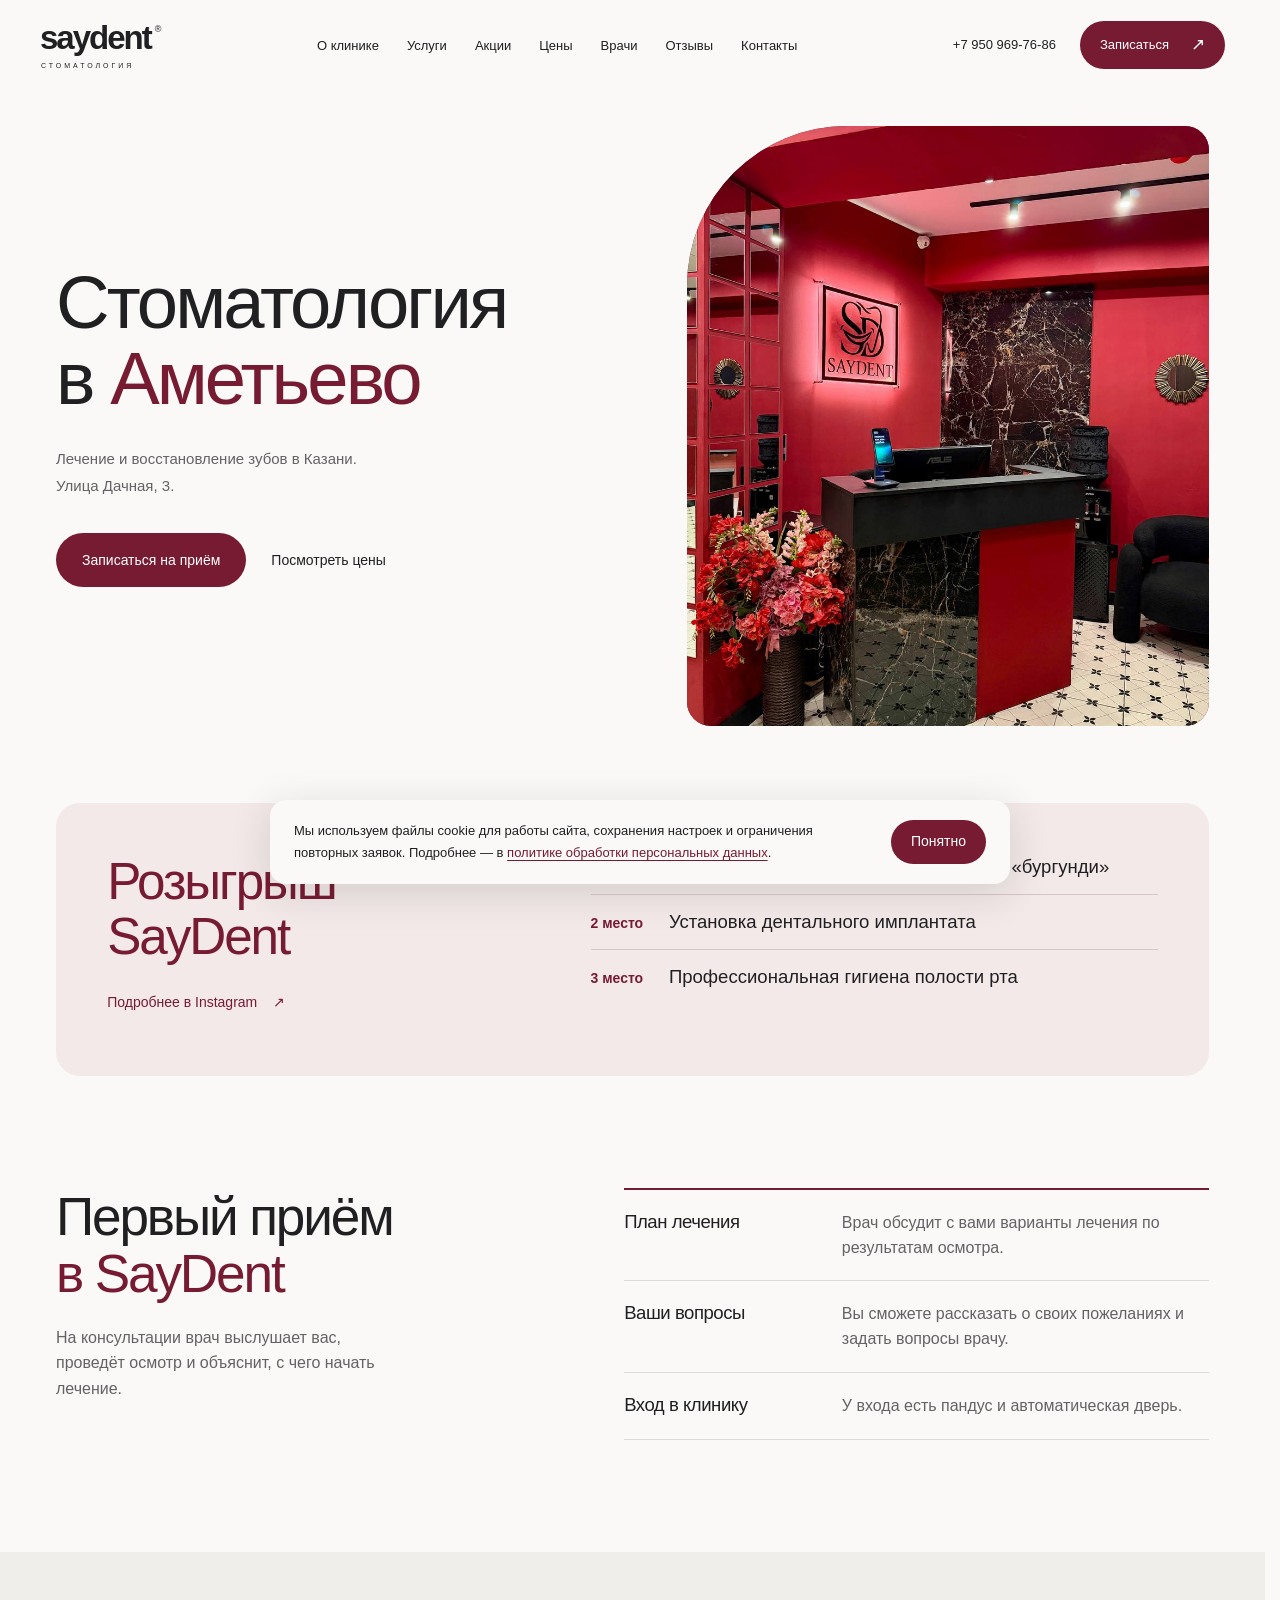
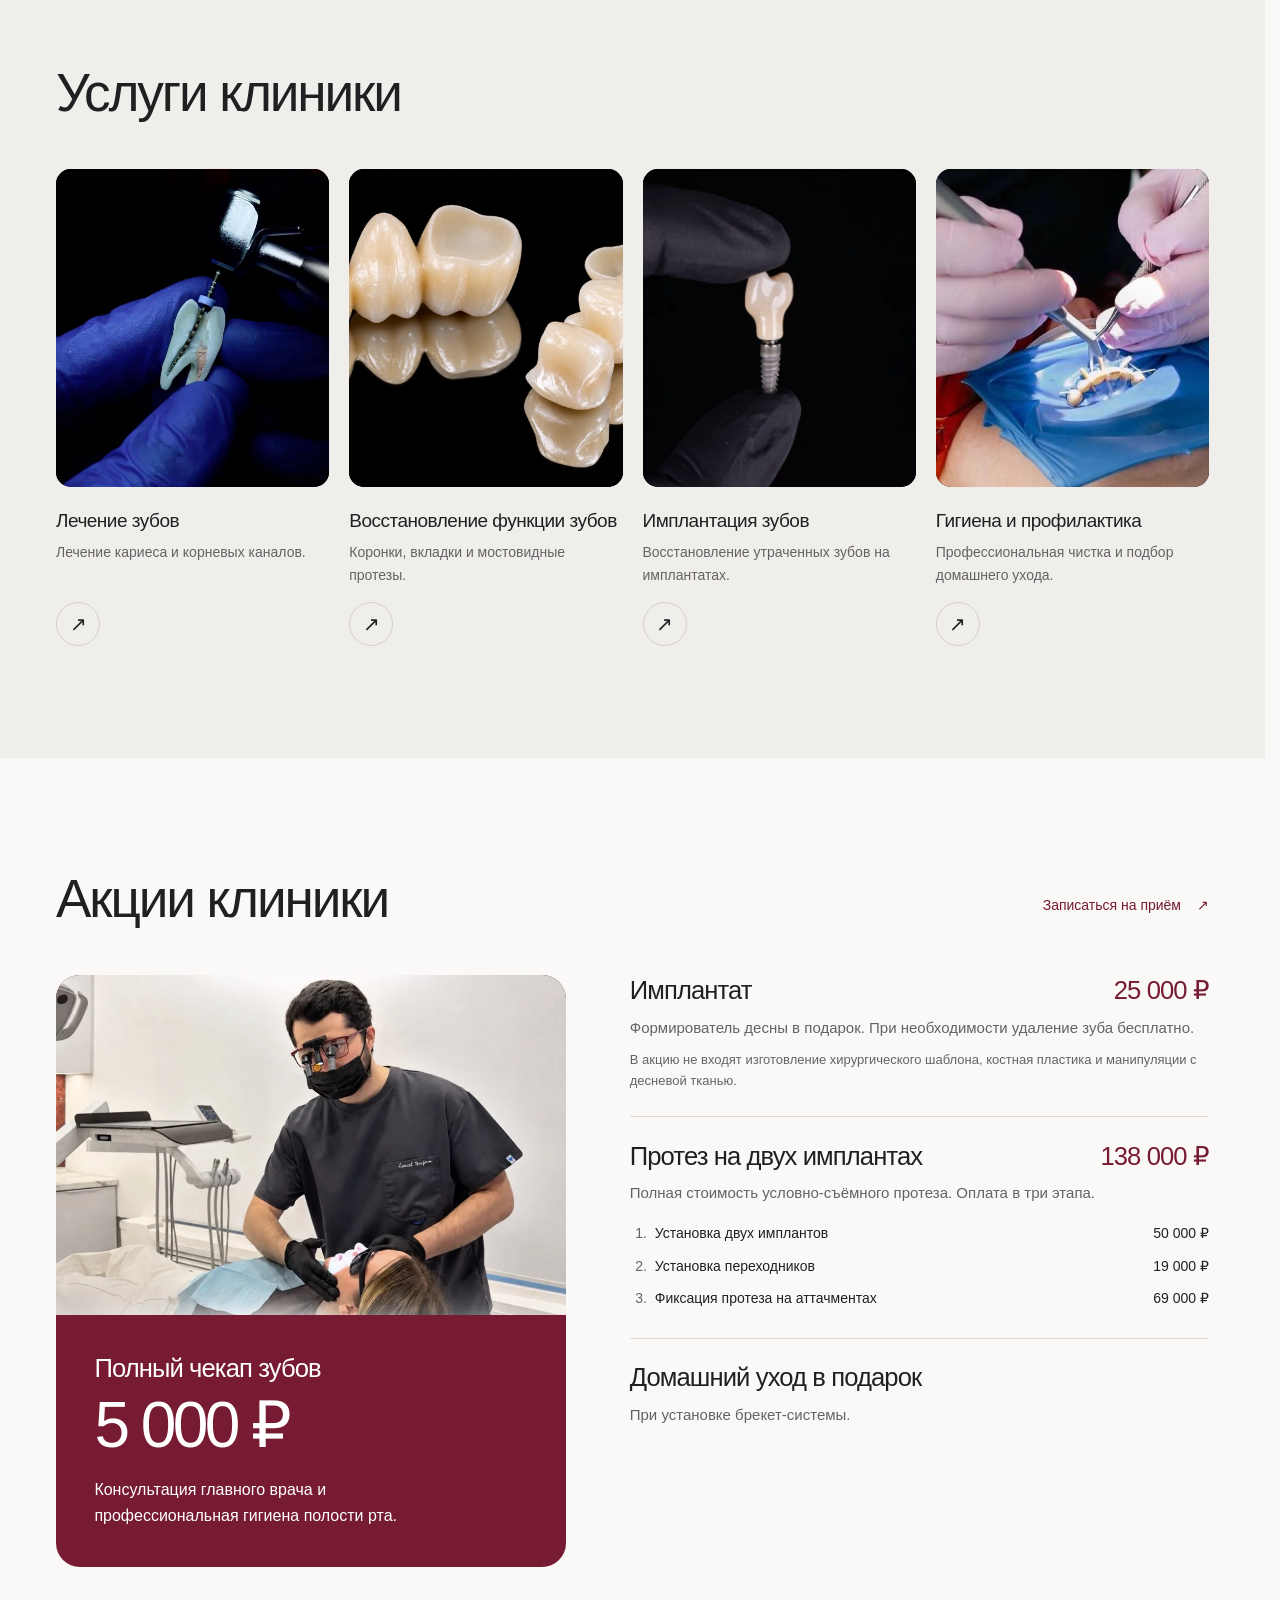
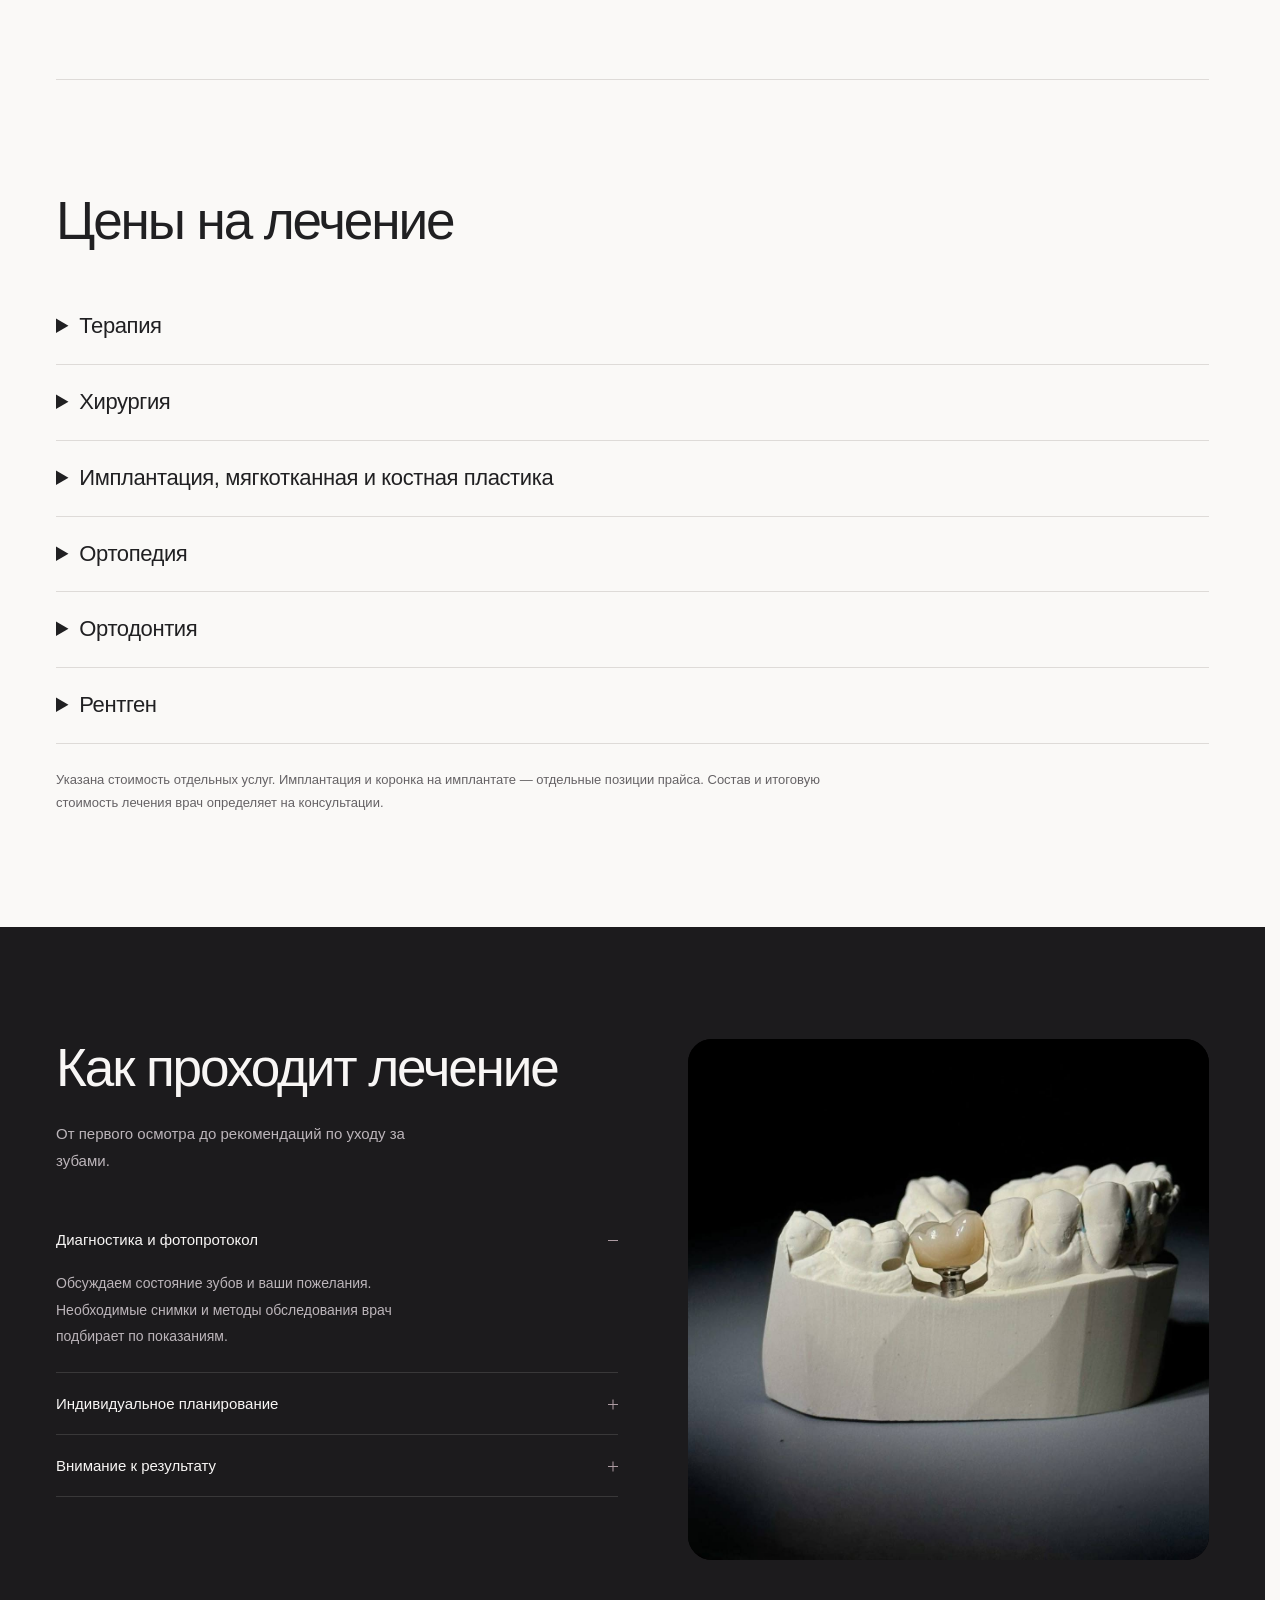
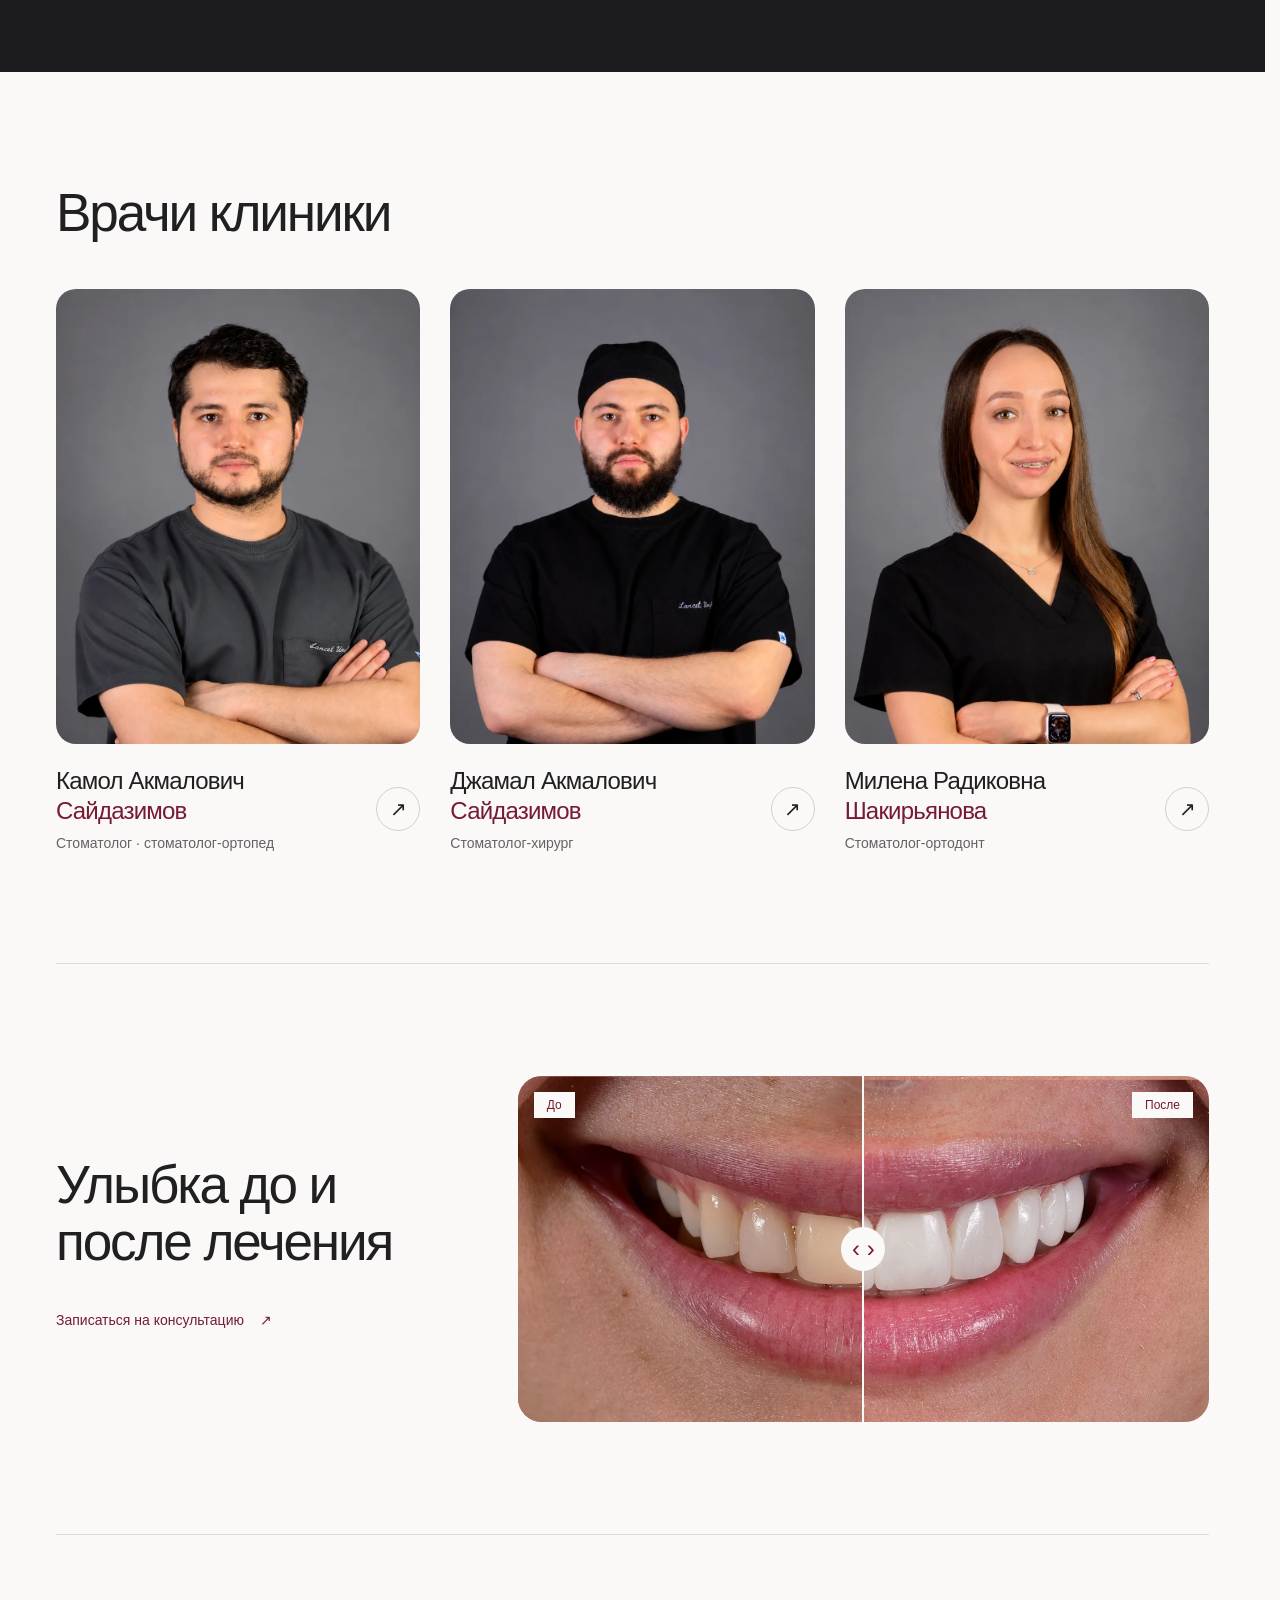
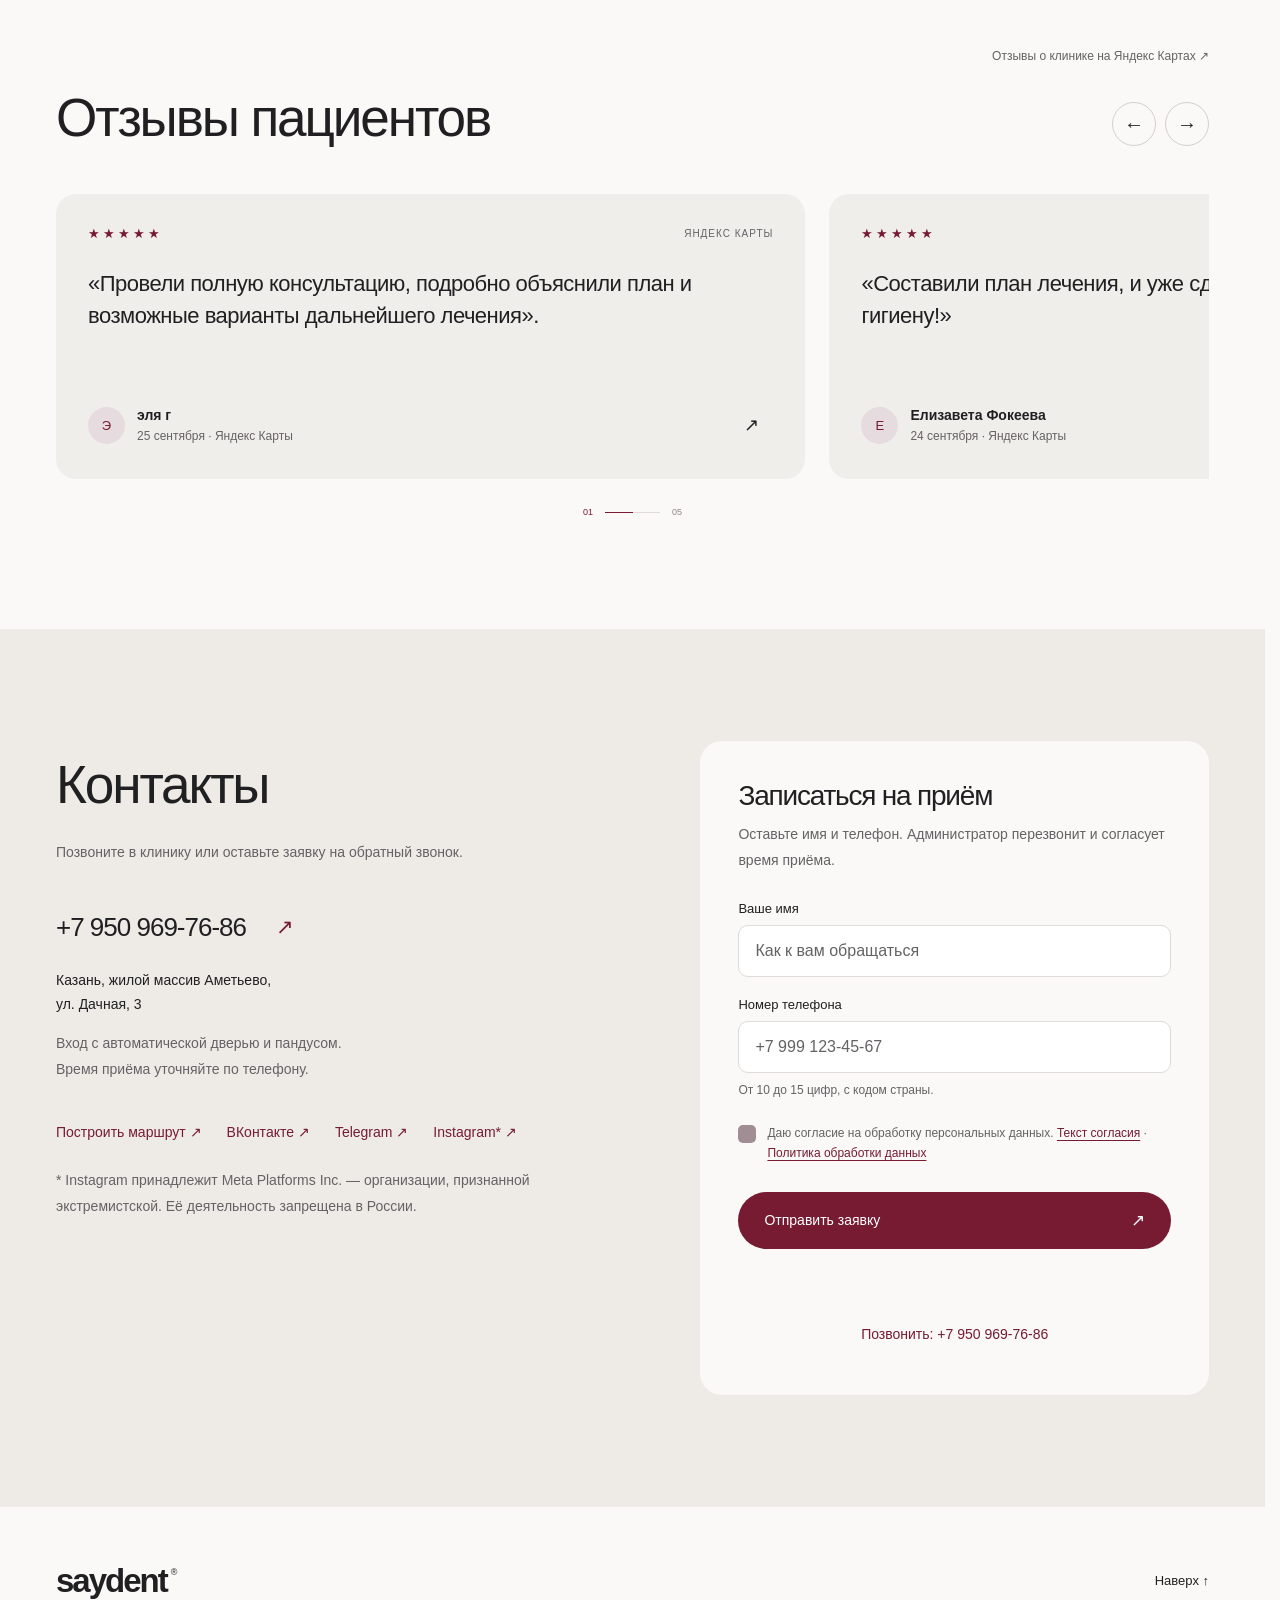
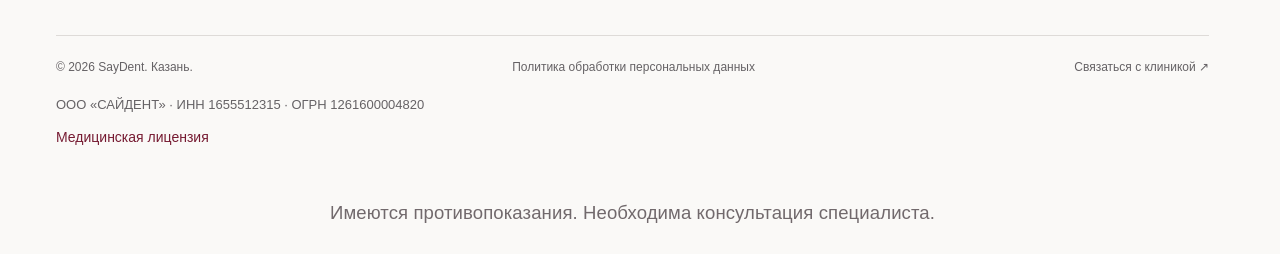
<file: index.html>
<!DOCTYPE html>
<html lang="ru">
<head>
  <meta charset="UTF-8">
  <meta name="viewport" content="width=device-width, initial-scale=1">
  <meta name="theme-color" media="(max-width: 900px)" content="#faf9f7">
  <meta name="theme-color" content="#761b32">
  <meta name="description" content="SayDent - стоматология в Казани на Дачной, 3. Бережное лечение, эстетика улыбки и внимание к вам. Знакомство с врачами и запись на консультацию.">
  <title>SayDent — стоматология в Казани, ул. Дачная, 3</title>
  <link rel="icon" href="data:image/svg+xml,%3Csvg xmlns='http://www.w3.org/2000/svg' viewBox='0 0 64 64'%3E%3Crect width='64' height='64' rx='18' fill='%23761b32'/%3E%3Ctext x='32' y='45' text-anchor='middle' font-family='Arial' font-size='44' fill='white'%3Es%3C/text%3E%3C/svg%3E">
  <link rel="stylesheet" href="style.css?v=20261123-mobile-header">
  <script defer src="script.js?v=20261121-mobile"></script>
</head>
<body>
  <a class="skip-link" href="#main">Перейти к содержимому</a>
  <header class="header">
    <div class="header-inner">
      <a class="logo" href="#home" aria-label="SayDent - на главную">saydent<span class="logo-dot">®</span><span class="logo-sub">СТОМАТОЛОГИЯ</span></a>
      <nav class="navigation" id="navigation" aria-label="Основная навигация">
        <a href="#about">О клинике</a><a href="#services">Услуги</a><a href="#offers">Акции</a><a href="#prices">Цены</a><a href="#doctors">Врачи</a><a href="#reviews">Отзывы</a><a href="#contacts">Контакты</a>
      </nav>
      <div class="header-actions">
        <a class="header-phone" href="tel:+79509697686">+7 950 969-76-86</a>
        <a class="button button-small" href="#appointment">Записаться <span aria-hidden="true">↗</span></a>
        <button class="menu-toggle" type="button" aria-label="Открыть меню" aria-controls="navigation" aria-expanded="false"><span></span><span></span></button>
      </div>
    </div>
  </header>

  <main id="main" tabindex="-1">
    <section class="hero shell" id="home" aria-labelledby="hero-title">
      <div class="hero-copy">
        <h1 id="hero-title">Стоматология<br>в <span>Аметьево</span></h1>
        <p class="hero-description">Лечение и восстановление зубов в Казани.<br>Улица Дачная, 3.</p>
        <div class="hero-buttons"><a class="button" href="#appointment">Записаться на приём</a><a class="quiet-link" href="#prices">Посмотреть цены</a></div>
      </div>
      <figure class="hero-visual">
        <picture class="hero-image-wrap">
          <img src="images/reception-saydent.jpg" alt="Стойка ресепшена с букетом цветов и вывеской SayDent на бордовой стене" width="959" height="1280" fetchpriority="high" decoding="async">
        </picture>
      </figure>
    </section>

    <section class="giveaway shell" id="giveaway" aria-labelledby="giveaway-title">
      <h2 id="giveaway-title">Розыгрыш SayDent</h2>
      <dl class="giveaway-prizes">
        <div><dt>1 место</dt><dd>Поездка на умру или iPhone 18 в цвете «бургунди»</dd></div>
        <div><dt>2 место</dt><dd>Установка дентального имплантата</dd></div>
        <div><dt>3 место</dt><dd>Профессиональная гигиена полости рта</dd></div>
      </dl>
      <a class="text-link" href="https://www.instagram.com/saydent.clinic/" target="_blank" rel="noopener noreferrer">Подробнее в Instagram <span aria-hidden="true">↗</span></a>
    </section>

    <section class="about shell section-space" id="about" aria-labelledby="about-title">

      <div class="about-intro">
        <h2 id="about-title">Первый приём <span>в SayDent</span></h2>
        <p class="section-description">На консультации врач выслушает вас, проведёт осмотр и объяснит, с чего начать лечение.</p>
      </div>
      <dl class="visit-details">
        <div><dt>План лечения</dt><dd>Врач обсудит с вами варианты лечения по результатам осмотра.</dd></div>
        <div><dt>Ваши вопросы</dt><dd>Вы сможете рассказать о своих пожеланиях и задать вопросы врачу.</dd></div>
        <div><dt>Вход в клинику</dt><dd>У входа есть пандус и автоматическая дверь.</dd></div>
      </dl>
    </section>

    <section class="services section-space" id="services" aria-labelledby="services-title">
      <div class="shell">

        <div class="section-heading"><h2 id="services-title">Услуги клиники</h2></div>
        <div class="service-grid">
          <article class="service-card">
            <div class="service-image service-photo"><img src="images/service-therapy.jpg" width="1080" height="1920" alt="Демонстрация лечения корневого канала на модели зуба" loading="lazy" decoding="async"></div>
            <div class="service-copy"><h3>Лечение зубов</h3><p>Лечение кариеса и корневых каналов.</p><button class="circle-button" type="button" data-service="therapy" aria-label="Подробнее о лечении зубов">↗</button></div>
          </article>
          <article class="service-card">
            <div class="service-image service-photo"><img src="images/service-aesthetic.jpg" width="759" height="505" alt="Зубные коронки и мостовидные протезы" loading="lazy" decoding="async"></div>
            <div class="service-copy"><h3>Восстановление функции зубов</h3><p>Коронки, вкладки и мостовидные протезы.</p><button class="circle-button" type="button" data-service="aesthetic" aria-label="Подробнее о восстановлении функции зубов">↗</button></div>
          </article>
          <article class="service-card">
            <div class="service-image service-photo"><img src="images/service-restore.jpg" width="1168" height="1752" alt="Зубной имплантат с коронкой" loading="lazy" decoding="async"></div>
            <div class="service-copy"><h3>Имплантация зубов</h3><p>Восстановление утраченных зубов на имплантатах.</p><button class="circle-button" type="button" data-service="restore" aria-label="Подробнее об имплантации зубов">↗</button></div>
          </article>
          <article class="service-card">
            <div class="service-image service-photo"><img src="images/service-hygiene.jpg" width="853" height="466" alt="Стоматологическая процедура с изоляцией зубов коффердамом" loading="lazy" decoding="async"></div>
            <div class="service-copy"><h3>Гигиена и профилактика</h3><p>Профессиональная чистка и подбор домашнего ухода.</p><button class="circle-button" type="button" data-service="hygiene" aria-label="Подробнее о гигиене и профилактике">↗</button></div>
          </article>
        </div>
      </div>
    </section>

    <section class="offers shell section-space" id="offers" aria-labelledby="offers-title">
      <div class="section-heading">
        <h2 id="offers-title">Акции клиники</h2>
        <a class="text-link" href="#appointment">Записаться на приём <span aria-hidden="true">↗</span></a>
      </div>
      <div class="offers-layout">
        <article class="offer-checkup">
          <img src="images/checkup.webp" width="1000" height="667" alt="Врач SayDent осматривает зубы пациентки" loading="lazy" decoding="async">
          <div class="checkup-copy">
            <h3>Полный чекап зубов</h3>
            <p class="checkup-price">5 000 ₽</p>
            <p>Консультация главного врача и профессиональная гигиена полости рта.</p>
          </div>
        </article>
        <div class="offer-list">
          <article>
            <div class="offer-heading"><h3>Имплантат</h3><p>25 000 ₽</p></div>
            <p>Формирователь десны в подарок. При необходимости удаление зуба бесплатно.</p>
            <p class="offer-exclusions">В акцию не входят изготовление хирургического шаблона, костная пластика и манипуляции с десневой тканью.</p>
          </article>
          <article>
            <div class="offer-heading"><h3>Протез на двух имплантах</h3><p>138 000 ₽</p></div>
            <p>Полная стоимость условно-съёмного протеза. Оплата в три этапа.</p>
            <ol class="offer-stages">
              <li><div>Установка двух имплантов <strong>50 000 ₽</strong></div></li>
              <li><div>Установка переходников <strong>19 000 ₽</strong></div></li>
              <li><div>Фиксация протеза на аттачментах <strong>69 000 ₽</strong></div></li>
            </ol>
          </article>
          <article>
            <div class="offer-heading"><h3>Домашний уход в подарок</h3></div>
            <p>При установке брекет-системы.</p>
          </article>
        </div>
      </div>
    </section>

    <section class="prices shell section-space" id="prices" aria-labelledby="prices-title">
      <h2 id="prices-title">Цены на лечение</h2>
      <div class="price-accordion">
        <details name="price-category">
          <summary>Терапия</summary>
          <table class="price-table" aria-label="Терапия">
            <tbody>
              <tr><th scope="row">Приём (осмотр, консультация) врача стоматолога-терапевта первичный</th><td>1 000 ₽</td></tr>
              <tr><th scope="row">Приём (осмотр, консультация) врача стоматолога-терапевта повторный</th><td>990 ₽</td></tr>
              <tr><th scope="row">Повторный прием,запланированный врачом</th><td>0 ₽</td></tr>
              <tr><th scope="row">Профессиональная гигиена полости рта и зубов</th><td>6 000 ₽</td></tr>
              <tr><th scope="row">Диагностическое препарирование</th><td>4 000 ₽</td></tr>
              <tr><th scope="row">Удаление внутриканального штифта/вкладки (извлечение анкерного штифта, стекловолоконного, титанового штифта,отломок инструмента в корневом канале)</th><td>4 900 ₽</td></tr>
              <tr><th scope="row">Восстановление зуба пломбой - лечение кариеса жевательных зубов (1 зуб)</th><td>7 990 ₽</td></tr>
              <tr><th scope="row">Восстановление зуба пломбой - лечение кариеса фронтальных зубов (1 зуб)</th><td>10 490 ₽</td></tr>
              <tr><th scope="row">Восстановление зуба пломбой (восстановление зуба после ЭНДО)</th><td>7 900 ₽</td></tr>
              <tr><th scope="row">Восстановление зуба пломбой (лечение клиновидного дефекта)</th><td>9 000 ₽</td></tr>
            </tbody>
            <tbody>
              <tr><th class="price-subheading" colspan="2" scope="colgroup">Первичная эндодонтия</th></tr>
              <tr><th scope="row">Пломбирование корневого канала зуба - первичное эндодонтическое лечение корневых каналов (1 канальный зуб)</th><td>9 900 ₽</td></tr>
              <tr><th scope="row">Пломбирование корневого канала зуба - первичное эндодонтическое лечение корневых каналов (2х канальный зуб)</th><td>11 500 ₽</td></tr>
              <tr><th scope="row">Пломбирование корневого канала зуба - первичное эндодонтическое лечение корневых каналов (3х канальный зуб)</th><td>14 000 ₽</td></tr>
              <tr><th scope="row">Пломбирование корневого канала зуба - первичное эндодонтическое лечение корневых каналов (4х канальный зуб)</th><td>16 100 ₽</td></tr>
            </tbody>
            <tbody>
              <tr><th class="price-subheading" colspan="2" scope="colgroup">Перелечивание</th></tr>
              <tr><th scope="row">Пломбирование корневого канала зуба - повторное эндодонтическое лечение корневых каналов (1 канальный зуб)</th><td>11 200 ₽</td></tr>
              <tr><th scope="row">Пломбирование корневого канала зуба - повторное эндодонтическое лечение корневых каналов (2х канальный зуб)</th><td>15 000 ₽</td></tr>
              <tr><th scope="row">Пломбирование корневого канала зуба - повторное эндодонтическое лечение корневых каналов (3х канальный зуб)</th><td>18 900 ₽</td></tr>
              <tr><th scope="row">Пломбирование корневого канала зуба - повторное эндодонтическое лечение корневых каналов (4х канальный зуб)</th><td>20 400 ₽</td></tr>
              <tr><th scope="row">Профессиональное отбеливание зубов (Amazing White)</th><td>19 900 ₽</td></tr>
            </tbody>
          </table>
        </details>
        <details name="price-category">
          <summary>Хирургия</summary>
          <table class="price-table" aria-label="Хирургия">
            <tbody>
              <tr><th scope="row">Прием (осмотр, консультация) врача стоматолога-хирурга первичный</th><td>1 000 ₽</td></tr>
              <tr><th scope="row">Прием (осмотр, консультация) врача стоматолога-хирурга повторный</th><td>490 ₽</td></tr>
              <tr><th scope="row">Повторный прием,запланированный врачом</th><td>0 ₽</td></tr>
              <tr><th scope="row">Удаление зуба (консервация лунки)</th><td>10 000 ₽</td></tr>
              <tr><th scope="row">Удаление зуба (простое)</th><td>4 500 ₽</td></tr>
              <tr><th scope="row">Удаление зуба (сложное)</th><td>6 500 ₽</td></tr>
              <tr><th scope="row">Удаление зуба (мудрости простое)</th><td>5 900 ₽</td></tr>
              <tr><th scope="row">Удаление зуба (мудрости сложное)</th><td>7 900 ₽</td></tr>
              <tr><th scope="row">Удаление зуба (фрагмента постоянного зуба)</th><td>3 200 ₽</td></tr>
              <tr><th scope="row">Вестибулопластика</th><td>12 900 ₽</td></tr>
              <tr><th scope="row">Пластика перфорации верхнечелюстной пазухи</th><td>10 900 ₽</td></tr>
              <tr><th scope="row">Гингивэктомия (клиническое удлинение разрушенной коронки зуба)</th><td>6 500 ₽</td></tr>
              <tr><th scope="row">Резекция верхушки корня</th><td>18 000 ₽</td></tr>
              <tr><th scope="row">Вскрытие и дренирование абсцесса полости рта</th><td>4 500 ₽</td></tr>
              <tr><th scope="row">Операция удаления ретинированного, дистопированного или сверхкомплектного зуба (1 категория)</th><td>10 000 ₽</td></tr>
              <tr><th scope="row">Операция удаления ретинированного, дистопированного или сверхкомплектного зуба (2 категория)</th><td>13 000 ₽</td></tr>
              <tr><th scope="row">Операция удаления ретинированного, дистопированного или сверхкомплектного зуба (3 категория)</th><td>17 000 ₽</td></tr>
              <tr><th scope="row">Лечение перикоронита (промывание, рассечение и/или иссечение капюшона)</th><td>4 200 ₽</td></tr>
              <tr><th scope="row">Остановка луночного кровотечения без наложения швов с использованием гемостатических материалов</th><td>990 ₽</td></tr>
              <tr><th scope="row">Наложение шва на слизистую оболочку рта</th><td>990 ₽</td></tr>
            </tbody>
          </table>
        </details>
        <details name="price-category">
          <summary>Имплантация, мягкотканная и костная пластика</summary>
          <table class="price-table" aria-label="Имплантация, мягкотканная и костная пластика">
            <tbody>
              <tr><th scope="row">Костная пластика челюстно-лицевой области - НКР (высота) в области 1 сегмента</th><td>120 000 ₽</td></tr>
              <tr><th scope="row">Костная пластика челюстно-лицевой области - НКР (ширина) в области 1 сегмента</th><td>85 000 ₽</td></tr>
              <tr><th scope="row">Костная пластика челюстно-лицевой области (локальная костная пластика в области 1 зуба)</th><td>45 000 ₽</td></tr>
              <tr><th scope="row">Костная пластика челюстно-лицевой области (IDR подсадка костного блока)</th><td>25 000 ₽</td></tr>
              <tr><th scope="row">Внутрикостная дентальная имплантация (Neobiotech)Юж. Корея</th><td>25 000 ₽</td></tr>
              <tr><th scope="row">Внутрикостная дентальная имплантация (имплантат с полированной шейкой )Юж.Корея</th><td>35 000 ₽</td></tr>
              <tr><th scope="row">Внутрикостная дентальная имплантация (Riellens)Бразилия</th><td>32 000 ₽</td></tr>
              <tr><th scope="row">Внутрикостная дентальная имплантация (Neodent)Бразилия</th><td>39 000 ₽</td></tr>
              <tr><th scope="row">Внутрикостная дентальная имплантация (абатмент мульти юнит,окта)</th><td>12 000 ₽</td></tr>
              <tr><th scope="row">Внутрикостная дентальная имплантация (ASTRA-TECH,STRAUMAN)</th><td>50 000 ₽</td></tr>
              <tr><th scope="row">Внутрикостная дентальная имплантация (формирователь десны ASTRA-TECH,STRAUMAN)</th><td>6 000 ₽</td></tr>
              <tr><th scope="row">Внутрикостная дентальная имплантация (формирователь десны)</th><td>3 000 ₽</td></tr>
              <tr><th scope="row">Внутрикостная дентальная имплантация - ортодонтический миниимплантат (минивинт)</th><td>18 000 ₽</td></tr>
              <tr><th scope="row">Внутрикостная дентальная имплантация (извлечение несостоятельного имплантата)</th><td>10 000 ₽</td></tr>
              <tr><th scope="row">Внутрикостная дентальная имплантация (операция All on 6)</th><td>270 000 ₽</td></tr>
              <tr><th scope="row">Внутрикостная дентальная имплантация (операция All on 4)</th><td>180 000 ₽</td></tr>
              <tr><th scope="row">Изготовление хирургического шаблона (1имплант)</th><td>12 000 ₽</td></tr>
              <tr><th scope="row">Изготовление хирургического шаблона(2 импланта)</th><td>15 000 ₽</td></tr>
              <tr><th scope="row">Изготовление хирургического шаблона (3 импланта)</th><td>21 000 ₽</td></tr>
              <tr><th scope="row">Изготовление хирургического шаблона (4 и более имплантатов)</th><td>25 000 ₽</td></tr>
              <tr><th scope="row">Хирургический шаблон при тотальной реабилитации</th><td>40 000 ₽</td></tr>
              <tr><th scope="row">Пластика десны вокруг имплантата</th><td>10 000 ₽</td></tr>
              <tr><th scope="row">Пластика десны с помощью коллагенового матрикса</th><td>13 000 ₽</td></tr>
              <tr><th scope="row">Аутотранслантация зуба</th><td>25 000 ₽</td></tr>
              <tr><th scope="row">Гингивопластика - закрытие рецессии десны (ССТ, СДТ) в области 1 зуба</th><td>18 000 ₽</td></tr>
              <tr><th scope="row">Синус-лифтинг - костная пластика, остеопластика (закрытый)</th><td>15 000 ₽</td></tr>
              <tr><th scope="row">Синус-лифтинг - костная пластика, остеопластика (открытый)</th><td>50 000 ₽</td></tr>
            </tbody>
          </table>
        </details>
        <details name="price-category">
          <summary>Ортопедия</summary>
          <table class="price-table" aria-label="Ортопедия">
            <tbody>
              <tr><th scope="row">Прием (осмотр, консультация) врача-стоматолога-ортопеда первичный</th><td>1 000 ₽</td></tr>
              <tr><th scope="row">Прием (осмотр, консультация) врача стоматолога-ортопеда повторный</th><td>990 ₽</td></tr>
              <tr><th scope="row">Повторный прием,запланированный врачом</th><td>0 ₽</td></tr>
              <tr><th scope="row">Керамический винир</th><td>30 000 ₽</td></tr>
              <tr><th scope="row">Восстановление зуба коронкой (керамическая реставрация)</th><td>30 000 ₽</td></tr>
              <tr><th scope="row">Восстановление зуба коронкой (цирконевая коронка)</th><td>29 000 ₽</td></tr>
              <tr><th scope="row">Восстановление зуба коронкой (металокерамическая коронка)</th><td>20 000 ₽</td></tr>
              <tr><th scope="row">Восстановление зуба коронкой (временная Pmma коронка под ключ)</th><td>12 000 ₽</td></tr>
              <tr><th scope="row">Восстановление зуба коронкой (экструзия зуба с учетом временной коронки)</th><td>25 000 ₽</td></tr>
              <tr><th scope="row">Ваксап будущего зуба</th><td>2 000 ₽</td></tr>
              <tr><th scope="row">Прототип зуба</th><td>3 000 ₽</td></tr>
              <tr><th scope="row">Восстановление зуба коронкой (временная коронка изготовленная прямым методом)</th><td>3 000 ₽</td></tr>
              <tr><th scope="row">Восстановление зуба коронкой на имплантате Neobiotech(цирконевая коронка)</th><td>34 900 ₽</td></tr>
              <tr><th scope="row">Восстановление зуба коронкой на имплантате INNO/OSSTEM SS/DIO,Riellens(цирконевая коронка)</th><td>39 000 ₽</td></tr>
              <tr><th scope="row">Восстановление зуба коронкой на имплантате Neodent(цирконевая коронка)</th><td>42 000 ₽</td></tr>
              <tr><th scope="row">Восстановление зуба коронкой на имплантате STRAUMAN.ASTRA TECH(цирконевая коронка)</th><td>52 000 ₽</td></tr>
              <tr><th scope="row">Протезирование зуба с использованием имплантата (временный протез устанавливающийся на имплантаты, установленные методом All-On-4)</th><td>95 000 ₽</td></tr>
              <tr><th scope="row">Протезирование зуба с использованием имплантата (временный протез, устанавливающийс на имплантаты, установленные методом All-On-6)</th><td>140 000 ₽</td></tr>
              <tr><th scope="row">Протезирование зуба с использованием имплантата (постоянный протез из циркония укрепленный титановой балкой, устанавливающийся на имплантаты, установленные методом All-On-4)</th><td>360 000 ₽</td></tr>
              <tr><th scope="row">Протезирование зуба с использованием имплантата (постоянный протез из циркония укрепленный титановой балкой, устанавливающийся на имплантаты, установленные методом All-On-6)</th><td>480 000 ₽</td></tr>
              <tr><th scope="row">Протезирование зуба с использованием имплантата (постоянный протез из акрила, укрепленный титановой балкой, устанавливающийся на имплантаты, установленные методом All-On-4)</th><td>260 000 ₽</td></tr>
              <tr><th scope="row">Протезирование зуба с использованием имплантата (постоянный протез из акрила, укрепленный титановой балкой, устанавливающийся на имплантаты, установленные методом All-On-6)</th><td>340 000 ₽</td></tr>
              <tr><th scope="row">Протезирование зуба с использованием имплантата (временная пластмассовая коронка с опорой на имплантат)</th><td>15 000 ₽</td></tr>
              <tr><th scope="row">Протезирование зуба с использованием имплантата (коронка из оксида циркония, индивидуальный титановый/циркониевый абатмент с опорой на имплантат)</th><td>55 000 ₽</td></tr>
              <tr><th scope="row">Протезирование зуба с использованием имплантата (условно-съемный протез на 2-х имплантатах)</th><td>70 000 ₽</td></tr>
              <tr><th scope="row">Протезирование зуба с использованием имплантата - обслуживание All on 4 (замена винтов, лабораторная чистка, полировка)</th><td>40 000 ₽</td></tr>
              <tr><th scope="row">Протезирование зуба с использованием имплантата - обслуживание All on 6 (замена винтов, лабораторная читка, полировка)</th><td>55 000 ₽</td></tr>
              <tr><th scope="row">Протезирование зуба с использованием имплантата (плановая замена винта в проекции 1-го имплантата)</th><td>6 500 ₽</td></tr>
              <tr><th scope="row">Протезирование зубов полными съемными пластиночными акриловым протезами</th><td>35 000 ₽</td></tr>
              <tr><th scope="row">Протезирование съемными бюгельными протезами</th><td>60 000 ₽</td></tr>
              <tr><th scope="row">Повторная фиксация на постоянный цемент несъемных ортопедических конструкций</th><td>3 000 ₽</td></tr>
              <tr><th scope="row">Повторная фиксация на постоянный цемент несъемных ортопедических конструкций (фиксация на временный цемент)</th><td>1 500 ₽</td></tr>
              <tr><th scope="row">Снятие несъемной ортопедической конструкции (1 ед)</th><td>4 000 ₽</td></tr>
              <tr><th scope="row">Гингивопластика - коррекция зенита зуба при помощи шаблона (1 ед)</th><td>5 000 ₽</td></tr>
              <tr><th scope="row">Снятие оттиска с одной челюсти</th><td>2 000 ₽</td></tr>
              <tr><th scope="row">Изготовление частичного съемного протеза (частичный съемный пластиночный протез до 12-и зубов)</th><td>45 000 ₽</td></tr>
              <tr><th scope="row">Изготовление частичного съемного протеза (съемный пластиночный косметический протез до 3-х зубов)</th><td>12 000 ₽</td></tr>
              <tr><th scope="row">Изготовление частичного съемного протеза (Acry Free)</th><td>50 000 ₽</td></tr>
            </tbody>
          </table>
        </details>
        <details name="price-category">
          <summary>Ортодонтия</summary>
          <table class="price-table" aria-label="Ортодонтия">
            <tbody>
              <tr><th scope="row">Первичная консультация ортодонта</th><td>1 500 ₽</td></tr>
              <tr><th scope="row">Брекет-система H4 (одна челюсть)</th><td>75 000 ₽</td></tr>
              <tr><th scope="row">Замена дуги</th><td>4 000 ₽</td></tr>
              <tr><th scope="row">Наблюдение, активация, коррекция брекет-системы</th><td>2 000 ₽</td></tr>
              <tr><th scope="row">Ретейнер (1 челюсть)</th><td>8 000 ₽</td></tr>
            </tbody>
          </table>
        </details>
        <details name="price-category">
          <summary>Рентген</summary>
          <table class="price-table" aria-label="Рентген">
            <tbody>
              <tr><th scope="row">Прицельный снимок</th><td>300 ₽</td></tr>
            </tbody>
          </table>
        </details>
      </div>
      <p class="price-note section-note">Указана стоимость отдельных услуг. Имплантация и коронка на имплантате — отдельные позиции прайса. Состав и итоговую стоимость лечения врач определяет на консультации.</p>
    </section>

    <section class="technology section-space" id="technology" aria-labelledby="technology-title">
      <div class="shell">

        <div class="tech-layout">
          <div class="tech-copy">
            <h2 id="technology-title">Как проходит лечение</h2>
            <p class="section-description">От первого осмотра до рекомендаций по уходу за зубами.</p>
            <div class="tech-steps">
              <details open data-tech="01"><summary>Диагностика и фотопротокол <i aria-hidden="true"></i></summary><p>Обсуждаем состояние зубов и ваши пожелания. Необходимые снимки и методы обследования врач подбирает по показаниям.</p></details>
              <details data-tech="02"><summary>Индивидуальное планирование <i aria-hidden="true"></i></summary><p>Разбираем возможные решения, последовательность лечения и ожидаемый результат. Вы можете задать вопросы до начала процедур.</p></details>
              <details data-tech="03"><summary>Внимание к результату <i aria-hidden="true"></i></summary><p>Обсуждаем домашний уход и дальнейшее наблюдение. Подход и материалы зависят от вашей клинической ситуации.</p></details>
            </div>
          </div>
          <div class="precision-stage">
            <img src="images/dental-model.jpg" width="1200" height="1600" alt="Модель челюсти с коронкой на имплантате" loading="lazy" decoding="async">
          </div>
        </div>
      </div>
    </section>

    <section class="doctors shell section-space" id="doctors" aria-labelledby="doctors-title">

      <div class="section-heading"><h2 id="doctors-title">Врачи клиники</h2></div>
      <div class="doctor-grid">
        <article class="doctor-card">
          <div class="doctor-image"><img src="images/portrait-kamol.webp" alt="Сайдазимов Камол Акмалович" width="900" height="1125" loading="lazy" decoding="async"></div>
          <div class="doctor-info"><div><h3>Камол Акмалович<br><span>Сайдазимов</span></h3><p>Стоматолог · стоматолог-ортопед</p></div><button class="circle-button" data-doctor="kamol" type="button" aria-label="О враче Камоле Акмаловиче">↗</button></div>
        </article>
        <article class="doctor-card">
          <div class="doctor-image"><img src="images/portrait-dzhamal.webp" alt="Сайдазимов Джамал Акмалович" width="900" height="1125" loading="lazy" decoding="async"></div>
          <div class="doctor-info"><div><h3>Джамал Акмалович<br><span>Сайдазимов</span></h3><p>Стоматолог-хирург</p></div><button class="circle-button" data-doctor="dzhamal" type="button" aria-label="О враче Джамале Акмаловиче">↗</button></div>
        </article>
        <article class="doctor-card">
          <div class="doctor-image"><img src="images/portrait-milena.webp" alt="Шакирьянова Милена Радиковна" width="900" height="1125" loading="lazy" decoding="async"></div>
          <div class="doctor-info"><div><h3>Милена Радиковна<br><span>Шакирьянова</span></h3><p>Стоматолог-ортодонт</p></div><button class="circle-button" data-doctor="milena" type="button" aria-label="О враче Милене Радиковне">↗</button></div>
        </article>
      </div>

    </section>


    <section class="results shell section-space" id="results" aria-labelledby="results-title">
      <div class="results-copy">
        <h2 id="results-title">Улыбка до и после лечения</h2>
        <a class="text-link" href="#appointment">Записаться на консультацию <span aria-hidden="true">↗</span></a>
      </div>
      <figure class="comparison-figure">
        <div class="comparison" style="--reveal: 50%">
          <div class="comparison-after"><img src="images/smile.webp" width="1080" height="1080" loading="lazy" decoding="async" alt="Улыбка после лечения - пример Smiling Dental"></div>
          <div class="comparison-before"><img src="images/smile.webp" width="1080" height="1080" loading="lazy" decoding="async" alt="Та же улыбка до лечения - пример Smiling Dental"></div>
          <span class="comparison-label comparison-label-before" aria-hidden="true">До</span>
          <span class="comparison-label comparison-label-after" aria-hidden="true">После</span>
          <div class="comparison-divider" aria-hidden="true"><span>‹ ›</span></div>
          <input class="comparison-range" id="smile-comparison" type="range" min="0" max="100" value="50" aria-label="Сравнение улыбки до и после лечения" hidden>
        </div>
      </figure>
    </section>

    <section class="reviews shell section-space" id="reviews" aria-labelledby="reviews-title">
      <div class="section-meta"><a href="https://yandex.ru/maps/org/230601013453/reviews/" target="_blank" rel="noopener noreferrer">Отзывы о клинике на Яндекс Картах <span aria-hidden="true">↗</span></a></div>
      <div class="section-heading"><h2 id="reviews-title">Отзывы пациентов</h2><div class="review-controls"><button class="circle-button" type="button" id="review-prev" aria-label="Предыдущий отзыв">←</button><button class="circle-button" type="button" id="review-next" aria-label="Следующий отзыв">→</button></div></div>
      <div class="review-track" role="region" tabindex="0" aria-label="Отзывы пациентов; используйте стрелки для прокрутки">
        <article class="review-card" id="review-1"><div class="review-stars" aria-label="5 из 5">★★★★★ <span>ЯНДЕКС КАРТЫ</span></div><blockquote>«Провели полную консультацию, подробно объяснили план и возможные варианты дальнейшего лечения».</blockquote><div class="review-author"><span class="avatar">Э</span><div><strong>эля г</strong><span>25 сентября · Яндекс Карты</span></div><a class="review-source" href="https://saydent.clients.site/#rating" target="_blank" rel="noopener noreferrer" aria-label="Читать отзыв эли">↗</a></div></article>
        <article class="review-card" id="review-2"><div class="review-stars" aria-label="5 из 5">★★★★★ <span>ЯНДЕКС КАРТЫ</span></div><blockquote>«Составили план лечения, и уже сделали профессиональную гигиену!»</blockquote><div class="review-author"><span class="avatar">Е</span><div><strong>Елизавета Фокеева</strong><span>24 сентября · Яндекс Карты</span></div><a class="review-source" href="https://saydent.clients.site/#rating" target="_blank" rel="noopener noreferrer" aria-label="Читать отзыв Елизаветы">↗</a></div></article>
        <article class="review-card" id="review-3"><div class="review-stars" aria-label="5 из 5">★★★★★ <span>ПРОДОКТОРОВ</span></div><p class="review-doctor">О враче Камоле Акмаловиче Сайдазимове</p><blockquote>«Каждый шаг проходит с фотофиксацией. … Лечение проходит комфортно, без болезненных ощущений».</blockquote><div class="review-author"><span class="avatar" aria-hidden="true">П</span><div><strong>Пациент ПроДокторов</strong><span>15 октября · ПроДокторов</span></div><a class="review-source" href="https://prodoctorov.ru/kazan/vrach/1055515-saydazimov/" target="_blank" rel="noopener noreferrer" aria-label="Читать полный отзыв о Камоле Акмаловиче на ПроДокторов">↗</a></div></article>
        <article class="review-card" id="review-4"><div class="review-stars" aria-label="5 из 5">★★★★★ <span>DOCTU</span></div><p class="review-doctor">О враче Джамале Акмаловиче Сайдазимове</p><blockquote>«Его работа отличается высоким профессионализмом и вниманием к деталям. … Я не боюсь вернуться к нему на прием».</blockquote><div class="review-author"><span class="avatar" aria-hidden="true">П</span><div><strong>Пациент Doctu</strong><span>20 ноября · Doctu</span></div><a class="review-source" href="https://doctu.ru/kazan/doctor/sajjdazimov-dzhamal-akmalovich" target="_blank" rel="noopener noreferrer" aria-label="Читать полный отзыв о Джамале Акмаловиче на Doctu">↗</a></div></article>
        <article class="review-card" id="review-5"><div class="review-stars" aria-label="5 из 5">★★★★★ <span>ПРОДОКТОРОВ</span></div><p class="review-doctor">О враче Милене Радиковне Шакирьяновой</p><blockquote>«Очень внимательный и аккуратный врач! Всегда подробно расскажет о ходе лечения и подберет оптимальный вариант».</blockquote><div class="review-author"><span class="avatar" aria-hidden="true">П</span><div><strong>Пациент ПроДокторов</strong><span>11 мая · ПроДокторов</span></div><a class="review-source" href="https://prodoctorov.ru/kazan/vrach/993137-shakiryanova/" target="_blank" rel="noopener noreferrer" aria-label="Читать полный отзыв о Милене Радиковне на ПроДокторов">↗</a></div></article>
      </div>
      <div class="review-position" aria-live="polite"><span id="review-current">01</span><span class="review-position-line"></span><span>05</span></div>
    </section>

    <section class="contact-section section-space" id="contacts" aria-labelledby="contacts-title">
      <div class="shell">

        <div class="contact-layout">
          <div class="contact-copy"><h2 id="contacts-title">Контакты</h2><p class="section-description">Позвоните в клинику или оставьте заявку на обратный звонок.</p><a class="contact-phone" href="tel:+79509697686">+7 950 969-76-86 <span aria-hidden="true">↗</span></a><address>Казань, жилой массив Аметьево,<br>ул. Дачная, 3</address><p class="contact-detail">Вход с автоматической дверью и пандусом.<br>Время приёма уточняйте по телефону.</p>
            <div class="contact-links">
              <a class="text-link" href="https://yandex.ru/maps/?rtext=~55.76828342,49.16670703&amp;rtt=auto" target="_blank" rel="noopener noreferrer">Построить маршрут ↗</a>
              <a class="text-link" href="https://vk.ru/saydentclinic" target="_blank" rel="noopener noreferrer">ВКонтакте ↗</a>
              <a class="text-link" href="https://t.me/SayDentClinic" target="_blank" rel="noopener noreferrer">Telegram ↗</a>
              <a class="text-link" href="https://www.instagram.com/saydent.clinic/" target="_blank" rel="noopener noreferrer" aria-describedby="instagram-note">Instagram* ↗</a>
            </div>
            <p class="contact-detail" id="instagram-note">* Instagram принадлежит Meta Platforms Inc. — организации, признанной экстремистской. Её деятельность запрещена в России.</p>
          </div>
          <div class="appointment-panel" id="appointment" tabindex="-1">
            <div class="appointment-states">
              <div class="appointment-entry">
                <h3>Записаться на приём</h3>
                <p id="appointment-description">Оставьте имя и телефон. Администратор перезвонит и согласует время приёма.</p>
                <form class="appointment-form" id="appointment-form" aria-describedby="appointment-description">
                  <div class="field"><label for="appointment-name">Ваше имя</label><input id="appointment-name" type="text" autocomplete="given-name" maxlength="100" placeholder="Как к вам обращаться" aria-describedby="appointment-name-error" required><p class="field-error" id="appointment-name-error" hidden></p></div>
                  <div class="field"><label for="appointment-phone">Номер телефона</label><input id="appointment-phone" type="tel" autocomplete="tel" inputmode="tel" placeholder="+7 999 123-45-67" pattern="\+?(?:[ \(\)\-]*[0-9]){10,15}[ \(\)\-]*" title="От 10 до 15 цифр. Допустимы + в начале, пробелы, скобки и дефисы." aria-describedby="appointment-phone-hint appointment-phone-error" required><small id="appointment-phone-hint">От 10 до 15 цифр, с кодом страны.</small><p class="field-error" id="appointment-phone-error" hidden></p></div>
                  <div class="consent"><input id="appointment-consent" type="checkbox" aria-describedby="appointment-consent-error" required><div><label for="appointment-consent">Даю согласие на обработку персональных данных.</label> <a class="consent-policy" href="consent.html" target="_blank" rel="noopener noreferrer">Текст согласия</a> · <a class="consent-policy" href="privacy.html" target="_blank" rel="noopener noreferrer">Политика обработки данных</a></div><p class="field-error" id="appointment-consent-error" hidden></p></div>
                  <button class="button button-wide" id="appointment-submit" type="submit" hidden>Отправить заявку <span aria-hidden="true">↗</span></button>
                  <p class="appointment-status" id="appointment-status" role="status"></p>
                </form>
              </div>
              <div class="appointment-receipt" id="appointment-receipt" hidden>
                <span class="receipt-check" aria-hidden="true">✓</span>
                <h3 tabindex="-1" id="receipt-title" aria-describedby="receipt-description">Заявка принята</h3>
                <p id="receipt-description">Спасибо! Администратор перезвонит вам, чтобы согласовать время приёма.</p>
              </div>
            </div>
            <noscript><p>Для записи по телефону позвоните администратору. Онлайн-форма работает с JavaScript.</p></noscript>
            <a class="appointment-call" href="tel:+79509697686">Позвонить: +7 950 969-76-86</a>
          </div>
        </div>
      </div>
    </section>
  </main>

  <footer class="footer shell">
    <div class="footer-top"><a class="logo" href="#home" aria-label="SayDent - на главную">saydent<span class="logo-dot">®</span></a><a href="#home" class="back-top" aria-label="Вернуться наверх">Наверх ↑</a></div>
    <div class="footer-bottom"><span>© <span id="year">2026</span> SayDent. Казань.</span><a href="privacy.html">Политика обработки персональных данных</a><a href="tel:+79509697686">Связаться с клиникой ↗</a></div>
    <p class="clinic-credentials">ООО «САЙДЕНТ» · ИНН 1655512315 · ОГРН 1261600004820</p>
    <a class="text-link" id="license-title" href="license.html">Медицинская лицензия</a>
    <p class="medical-note">Имеются противопоказания. Необходима консультация специалиста.</p>
  </footer>

  <aside class="cookie-notice" id="cookie-notice" aria-label="Использование cookie" hidden>
    <p>Мы используем файлы cookie для работы сайта, сохранения настроек и ограничения повторных заявок. Подробнее — в <a class="consent-policy" href="privacy.html">политике обработки персональных данных</a>.</p>
    <button class="button" id="cookie-dismiss" type="button">Понятно</button>
  </aside>

  <dialog class="info-dialog" id="info-dialog" aria-labelledby="info-title" aria-describedby="info-description info-details">
    <button class="dialog-close" type="button" data-close aria-label="Закрыть окно">×</button>
    <p class="eyebrow" id="info-eyebrow"></p><h2 id="info-title"></h2><p class="dialog-description" id="info-description"></p><div class="dialog-details" id="info-details"></div><a class="button" href="#appointment" id="info-appointment">Обсудить на консультации <span aria-hidden="true">↗</span></a>
  </dialog>

</body>
</html>
</file>
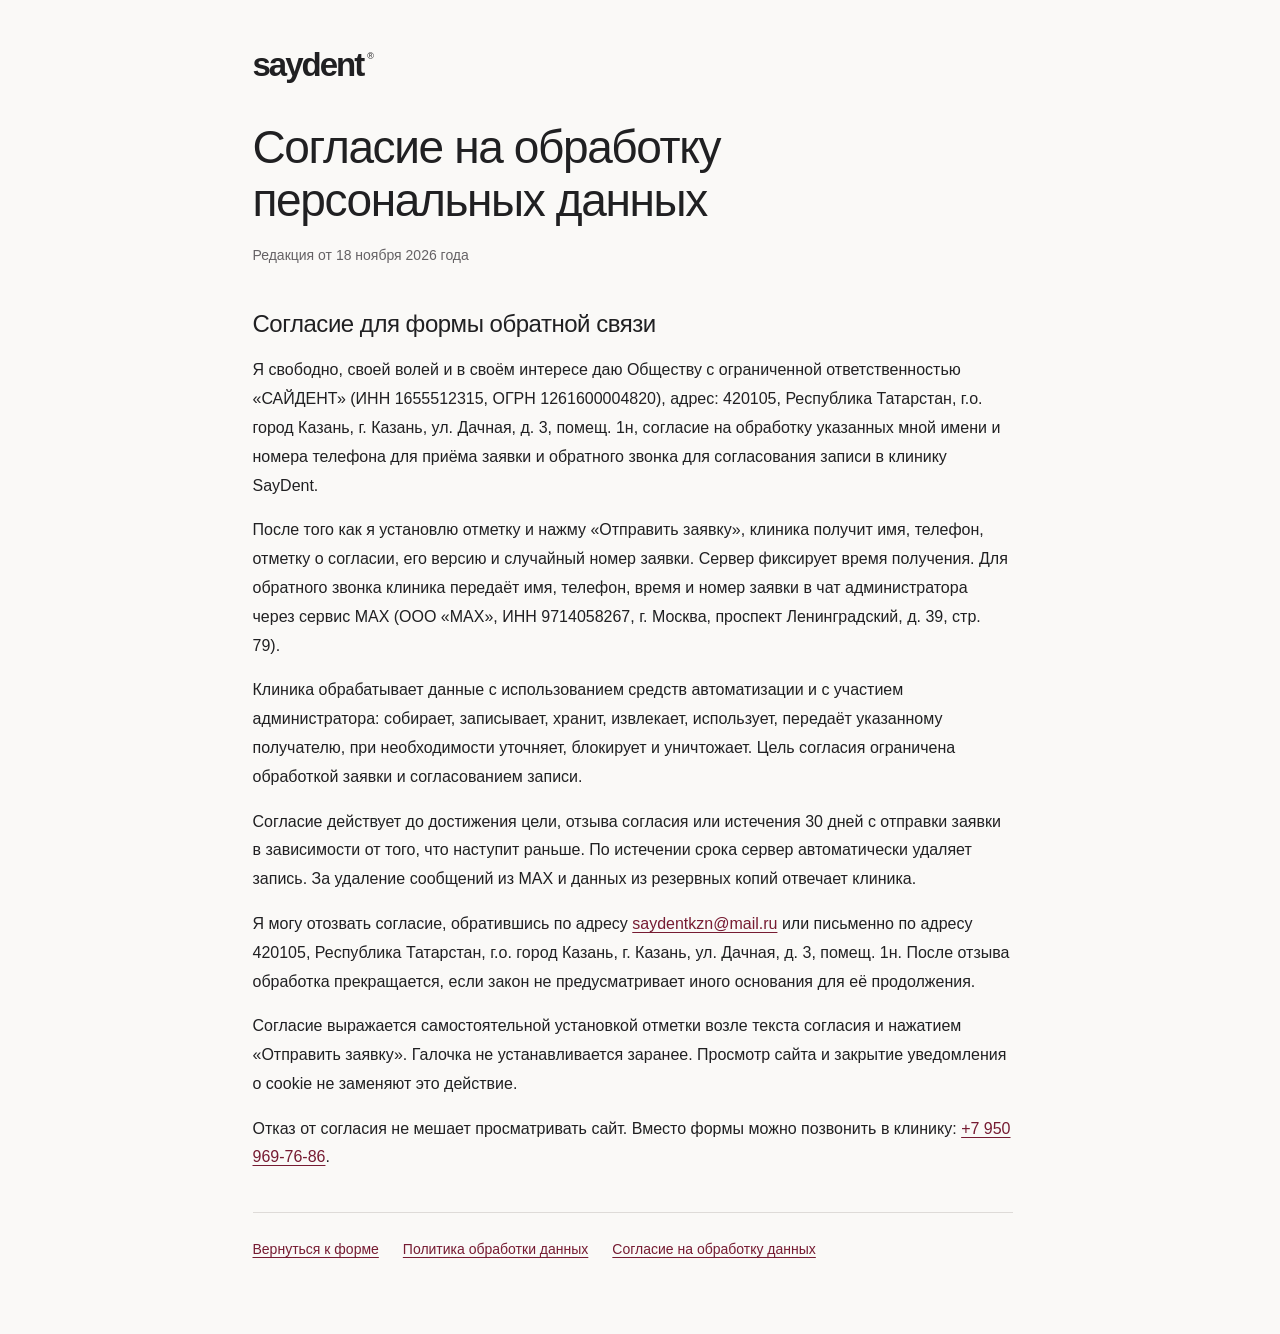
<file: consent.html>
<!DOCTYPE html>
<html lang="ru">
<head>
  <meta charset="UTF-8">
  <meta name="viewport" content="width=device-width, initial-scale=1">
  <meta name="robots" content="noindex">
  <meta name="theme-color" content="#761b32">
  <title>Согласие на обработку персональных данных — SayDent</title>
  <link rel="stylesheet" href="style.css?v=20261109-privacy">
</head>
<body>
  <main class="legal-page" id="main">
    <a class="logo" href="index.html" aria-label="SayDent — на главную">saydent<span class="logo-dot">®</span></a>
    <h1>Согласие на обработку персональных данных</h1>
    <p class="legal-version">Редакция от <time datetime="2026-11-18">18 ноября 2026 года</time></p>
    <section>
      <h2>Согласие для формы обратной связи</h2>
      <p>Я свободно, своей волей и в своём интересе даю Обществу с ограниченной ответственностью «САЙДЕНТ» (ИНН 1655512315, ОГРН 1261600004820), адрес: 420105, Республика Татарстан, г.о. город Казань, г. Казань, ул. Дачная, д. 3, помещ. 1н, согласие на обработку указанных мной имени и номера телефона для приёма заявки и обратного звонка для согласования записи в клинику SayDent.</p>
      <p>После того как я установлю отметку и нажму «Отправить заявку», клиника получит имя, телефон, отметку о согласии, его версию и случайный номер заявки. Сервер фиксирует время получения. Для обратного звонка клиника передаёт имя, телефон, время и номер заявки в чат администратора через сервис MAX (ООО «МАХ», ИНН 9714058267, г. Москва, проспект Ленинградский, д. 39, стр. 79).</p>
      <p>Клиника обрабатывает данные с использованием средств автоматизации и с участием администратора: собирает, записывает, хранит, извлекает, использует, передаёт указанному получателю, при необходимости уточняет, блокирует и уничтожает. Цель согласия ограничена обработкой заявки и согласованием записи.</p>
      <p>Согласие действует до достижения цели, отзыва согласия или истечения 30 дней с отправки заявки в зависимости от того, что наступит раньше. По истечении срока сервер автоматически удаляет запись. За удаление сообщений из MAX и данных из резервных копий отвечает клиника.</p>
      <p>Я могу отозвать согласие, обратившись по адресу <a href="mailto:saydentkzn@mail.ru">saydentkzn@mail.ru</a> или письменно по адресу 420105, Республика Татарстан, г.о. город Казань, г. Казань, ул. Дачная, д. 3, помещ. 1н. После отзыва обработка прекращается, если закон не предусматривает иного основания для её продолжения.</p>
      <p>Согласие выражается самостоятельной установкой отметки возле текста согласия и нажатием «Отправить заявку». Галочка не устанавливается заранее. Просмотр сайта и закрытие уведомления о cookie не заменяют это действие.</p>
      <p>Отказ от согласия не мешает просматривать сайт. Вместо формы можно позвонить в клинику: <a href="tel:+79509697686">+7 950 969-76-86</a>.</p>
    </section>
    <nav class="legal-nav" aria-label="Документы сайта"><a href="index.html#appointment">Вернуться к форме</a><a href="privacy.html">Политика обработки данных</a><a href="consent.html">Согласие на обработку данных</a></nav>
  </main>
</body>
</html>
</file>
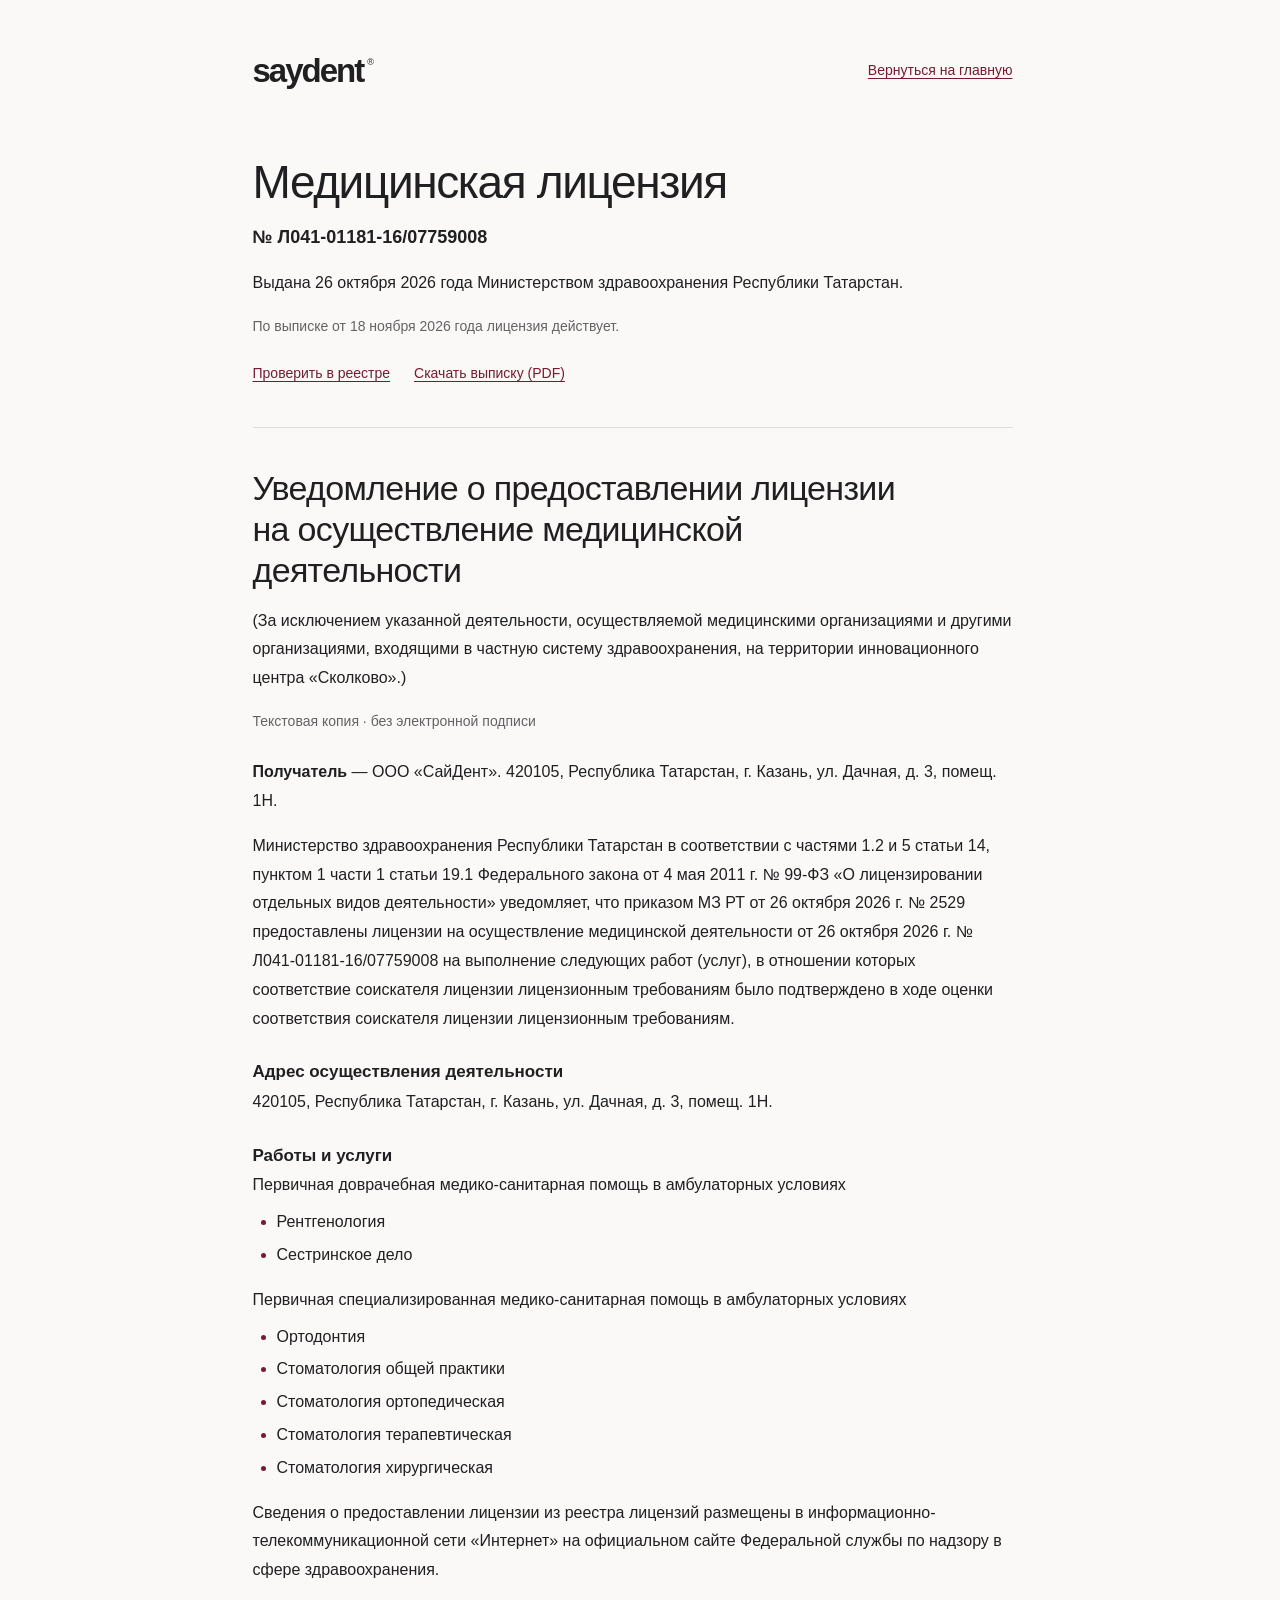
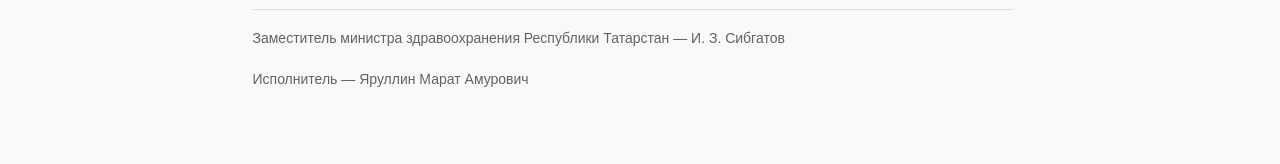
<file: license.html>
<!DOCTYPE html>
<html lang="ru">
<head>
  <meta charset="UTF-8">
  <meta name="viewport" content="width=device-width, initial-scale=1">
  <meta name="theme-color" content="#761b32">
  <title>Медицинская лицензия — SayDent</title>
  <link rel="stylesheet" href="style.css?v=20261121-license-page">
</head>
<body>
  <main class="legal-page" id="main">
    <header class="license-heading">
      <a class="logo" href="index.html" aria-label="SayDent — на главную">saydent<span class="logo-dot">®</span></a>
      <a class="text-link" href="index.html#license-title">Вернуться на главную</a>
    </header>
    <h1>Медицинская лицензия</h1>
    <p class="license-number">№ Л041-01181-16/07759008</p>
    <p>Выдана 26 октября 2026 года Министерством здравоохранения Республики Татарстан.</p>
    <p class="legal-version">По выписке от 18 ноября 2026 года лицензия действует.</p>
    <div class="license-links">
      <a class="text-link" href="https://roszdravnadzor.gov.ru/services/licenses?qrguid=0c2825b7af061cf1cd485056ad7e3074" target="_blank" rel="noopener noreferrer">Проверить в реестре</a>
      <a class="text-link" href="saydent-license.pdf" download="Выписка-из-реестра-лицензий-SayDent.pdf">Скачать выписку (PDF)</a>
    </div>

    <article class="license-notice" aria-labelledby="license-notice-title">
      <header>
        <h2 id="license-notice-title">Уведомление о предоставлении лицензии на осуществление медицинской деятельности</h2>
        <p>(За исключением указанной деятельности, осуществляемой медицинскими организациями и другими организациями, входящими в частную систему здравоохранения, на территории инновационного центра «Сколково».)</p>
        <p class="license-copy-note">Текстовая копия · без электронной подписи</p>
      </header>
      <p><strong>Получатель</strong> — ООО «СайДент». 420105, Республика Татарстан, г. Казань, ул. Дачная, д. 3, помещ. 1Н.</p>
      <p>Министерство здравоохранения Республики Татарстан в соответствии с частями 1.2 и 5 статьи 14, пунктом 1 части 1 статьи 19.1 Федерального закона от 4 мая 2011 г. № 99-ФЗ «О лицензировании отдельных видов деятельности» уведомляет, что приказом МЗ РТ от 26 октября 2026 г. № 2529 предоставлены лицензии на осуществление медицинской деятельности от 26 октября 2026 г. № Л041-01181-16/07759008 на выполнение следующих работ (услуг), в отношении которых соответствие соискателя лицензии лицензионным требованиям было подтверждено в ходе оценки соответствия соискателя лицензии лицензионным требованиям.</p>
      <h3>Адрес осуществления деятельности</h3>
      <p>420105, Республика Татарстан, г. Казань, ул. Дачная, д. 3, помещ. 1Н.</p>
      <h3>Работы и услуги</h3>
      <p>Первичная доврачебная медико-санитарная помощь в амбулаторных условиях</p>
      <ul>
        <li>Рентгенология</li>
        <li>Сестринское дело</li>
      </ul>
      <p>Первичная специализированная медико-санитарная помощь в амбулаторных условиях</p>
      <ul>
        <li>Ортодонтия</li>
        <li>Стоматология общей практики</li>
        <li>Стоматология ортопедическая</li>
        <li>Стоматология терапевтическая</li>
        <li>Стоматология хирургическая</li>
      </ul>
      <p>Сведения о предоставлении лицензии из реестра лицензий размещены в информационно-телекоммуникационной сети «Интернет» на официальном сайте Федеральной службы по надзору в сфере здравоохранения.</p>
      <footer class="license-notice-signoff">
        <p>Заместитель министра здравоохранения Республики Татарстан — И. З. Сибгатов</p>
        <p>Исполнитель — Яруллин Марат Амурович</p>
      </footer>
    </article>
  </main>
</body>
</html>
</file>
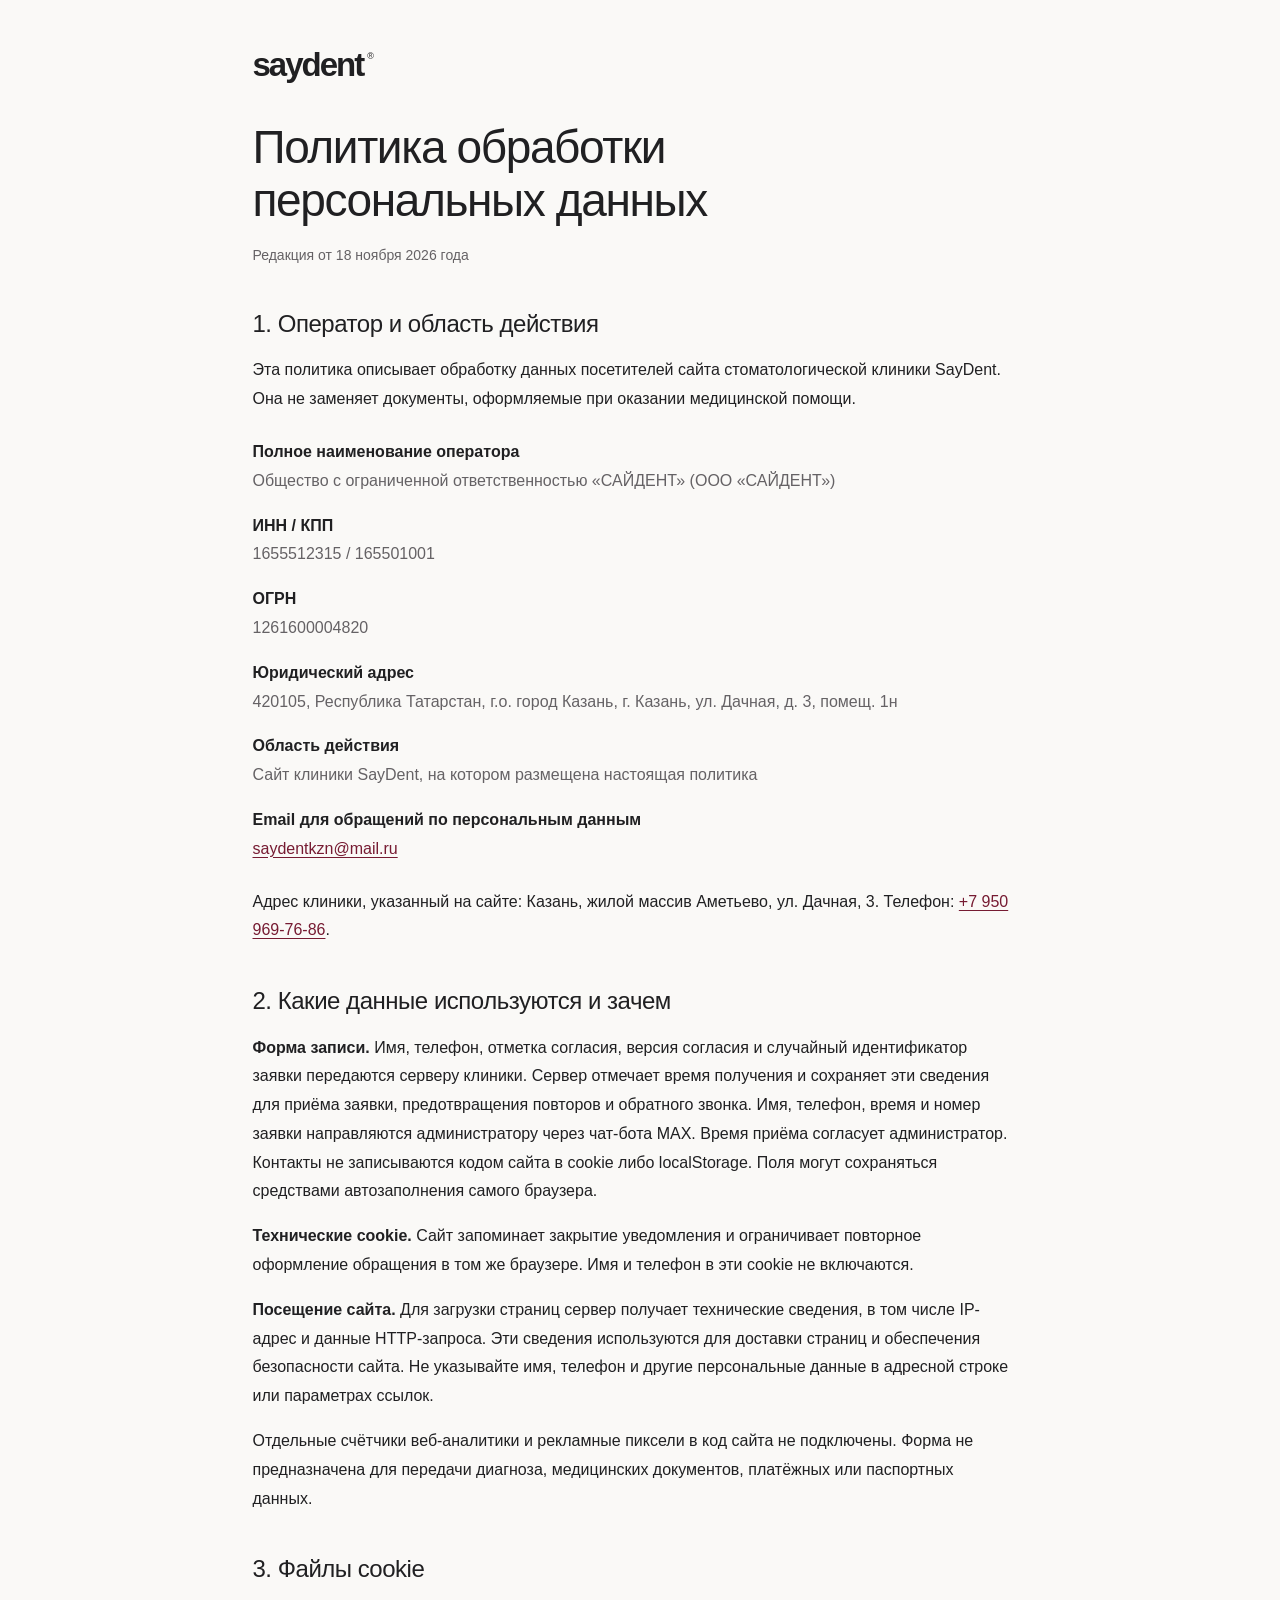
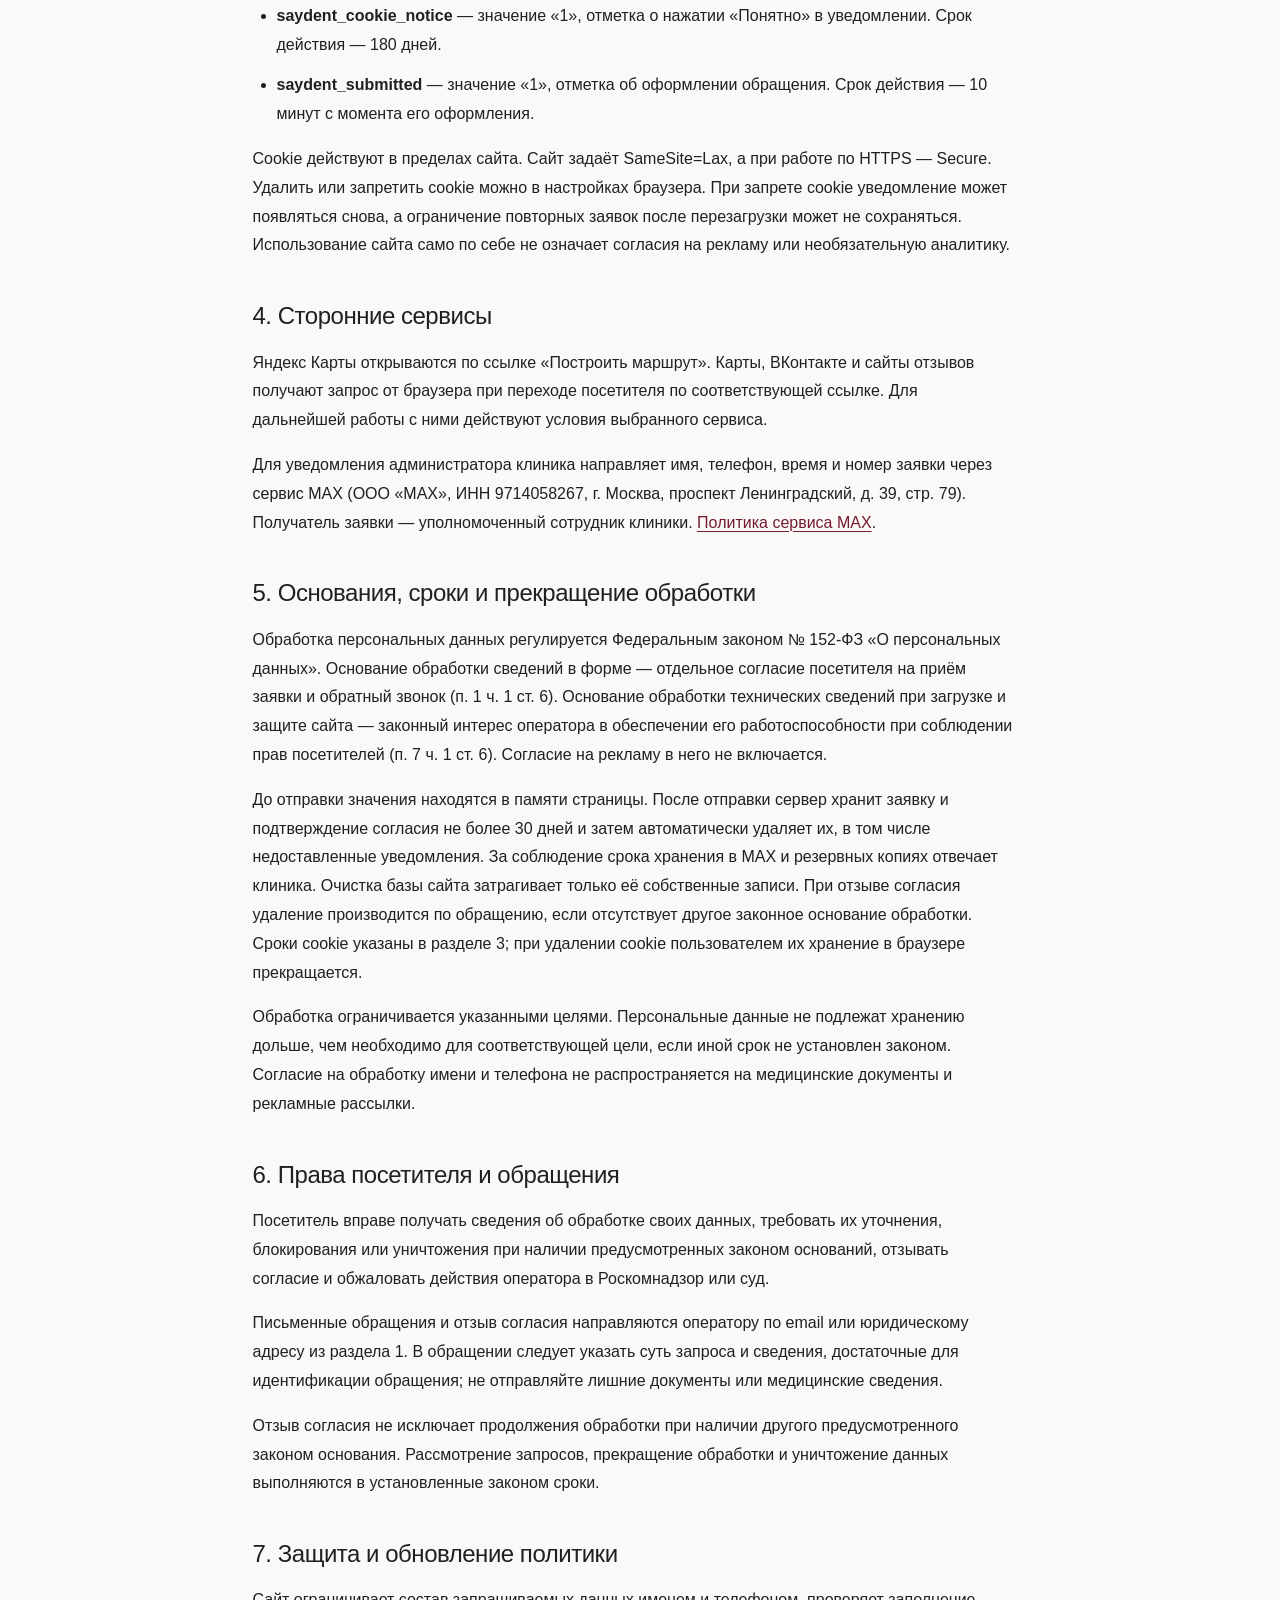
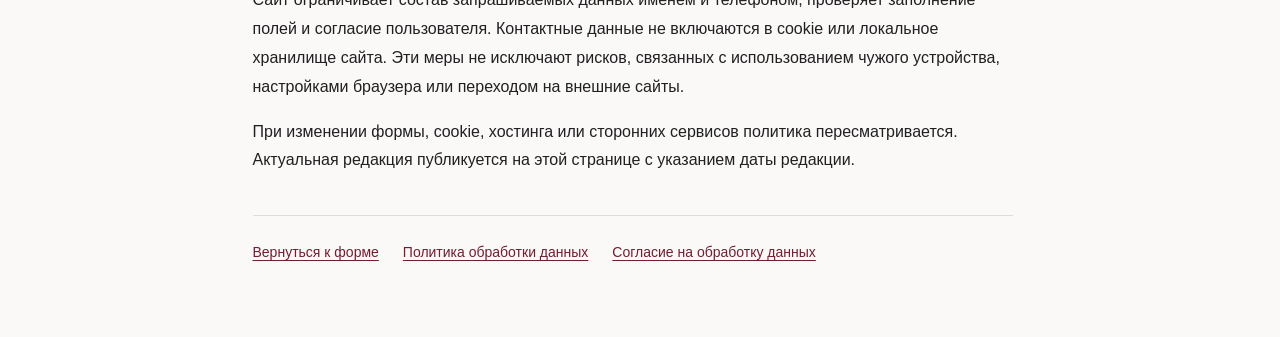
<file: privacy.html>
<!DOCTYPE html>
<html lang="ru">
<head>
  <meta charset="UTF-8">
  <meta name="viewport" content="width=device-width, initial-scale=1">
  <meta name="robots" content="noindex">
  <meta name="theme-color" content="#761b32">
  <title>Политика обработки персональных данных — SayDent</title>
  <link rel="stylesheet" href="style.css?v=20261109-privacy">
</head>
<body>
  <main class="legal-page" id="main">
    <a class="logo" href="index.html" aria-label="SayDent — на главную">saydent<span class="logo-dot">®</span></a>
    <h1>Политика обработки персональных данных</h1>
    <p class="legal-version">Редакция от 18 ноября 2026 года</p>
    <section>
      <h2>1. Оператор и область действия</h2>
      <p>Эта политика описывает обработку данных посетителей сайта стоматологической клиники SayDent. Она не заменяет документы, оформляемые при оказании медицинской помощи.</p>
      <dl>
        <dt>Полное наименование оператора</dt><dd>Общество с ограниченной ответственностью «САЙДЕНТ» (ООО «САЙДЕНТ»)</dd>
        <dt>ИНН / КПП</dt><dd>1655512315 / 165501001</dd>
        <dt>ОГРН</dt><dd>1261600004820</dd>
        <dt>Юридический адрес</dt><dd>420105, Республика Татарстан, г.о. город Казань, г. Казань, ул. Дачная, д. 3, помещ. 1н</dd>
        <dt>Область действия</dt><dd>Сайт клиники SayDent, на котором размещена настоящая политика</dd>
        <dt>Email для обращений по персональным данным</dt><dd><a href="mailto:saydentkzn@mail.ru">saydentkzn@mail.ru</a></dd>
      </dl>
      <p>Адрес клиники, указанный на сайте: Казань, жилой массив Аметьево, ул. Дачная, 3. Телефон: <a href="tel:+79509697686">+7 950 969-76-86</a>.</p>
    </section>
    <section>
      <h2>2. Какие данные используются и зачем</h2>
      <p><strong>Форма записи.</strong> Имя, телефон, отметка согласия, версия согласия и случайный идентификатор заявки передаются серверу клиники. Сервер отмечает время получения и сохраняет эти сведения для приёма заявки, предотвращения повторов и обратного звонка. Имя, телефон, время и номер заявки направляются администратору через чат-бота MAX. Время приёма согласует администратор. Контакты не записываются кодом сайта в cookie либо localStorage. Поля могут сохраняться средствами автозаполнения самого браузера.</p>
      <p><strong>Технические cookie.</strong> Сайт запоминает закрытие уведомления и ограничивает повторное оформление обращения в том же браузере. Имя и телефон в эти cookie не включаются.</p>
      <p><strong>Посещение сайта.</strong> Для загрузки страниц сервер получает технические сведения, в том числе IP-адрес и данные HTTP-запроса. Эти сведения используются для доставки страниц и обеспечения безопасности сайта. Не указывайте имя, телефон и другие персональные данные в адресной строке или параметрах ссылок.</p>
      <p>Отдельные счётчики веб-аналитики и рекламные пиксели в код сайта не подключены. Форма не предназначена для передачи диагноза, медицинских документов, платёжных или паспортных данных.</p>
    </section>
    <section>
      <h2>3. Файлы cookie</h2>
      <ul>
        <li><strong>saydent_cookie_notice</strong> — значение «1», отметка о нажатии «Понятно» в уведомлении. Срок действия — 180 дней.</li>
        <li><strong>saydent_submitted</strong> — значение «1», отметка об оформлении обращения. Срок действия — 10 минут с момента его оформления.</li>
      </ul>
      <p>Cookie действуют в пределах сайта. Сайт задаёт SameSite=Lax, а при работе по HTTPS — Secure. Удалить или запретить cookie можно в настройках браузера. При запрете cookie уведомление может появляться снова, а ограничение повторных заявок после перезагрузки может не сохраняться. Использование сайта само по себе не означает согласия на рекламу или необязательную аналитику.</p>
    </section>
    <section>
      <h2>4. Сторонние сервисы</h2>
      <p>Яндекс Карты открываются по ссылке «Построить маршрут». Карты, ВКонтакте и сайты отзывов получают запрос от браузера при переходе посетителя по соответствующей ссылке. Для дальнейшей работы с ними действуют условия выбранного сервиса.</p>
      <p>Для уведомления администратора клиника направляет имя, телефон, время и номер заявки через сервис MAX (ООО «МАХ», ИНН 9714058267, г. Москва, проспект Ленинградский, д. 39, стр. 79). Получатель заявки — уполномоченный сотрудник клиники. <a href="https://legal.max.ru/pp" target="_blank" rel="noopener noreferrer">Политика сервиса MAX</a>.</p>
    </section>
    <section>
      <h2>5. Основания, сроки и прекращение обработки</h2>
      <p>Обработка персональных данных регулируется Федеральным законом № 152-ФЗ «О персональных данных». Основание обработки сведений в форме — отдельное согласие посетителя на приём заявки и обратный звонок (п. 1 ч. 1 ст. 6). Основание обработки технических сведений при загрузке и защите сайта — законный интерес оператора в обеспечении его работоспособности при соблюдении прав посетителей (п. 7 ч. 1 ст. 6). Согласие на рекламу в него не включается.</p>
      <p>До отправки значения находятся в памяти страницы. После отправки сервер хранит заявку и подтверждение согласия не более 30 дней и затем автоматически удаляет их, в том числе недоставленные уведомления. За соблюдение срока хранения в MAX и резервных копиях отвечает клиника. Очистка базы сайта затрагивает только её собственные записи. При отзыве согласия удаление производится по обращению, если отсутствует другое законное основание обработки. Сроки cookie указаны в разделе 3; при удалении cookie пользователем их хранение в браузере прекращается.</p>
      <p>Обработка ограничивается указанными целями. Персональные данные не подлежат хранению дольше, чем необходимо для соответствующей цели, если иной срок не установлен законом. Согласие на обработку имени и телефона не распространяется на медицинские документы и рекламные рассылки.</p>
    </section>
    <section>
      <h2>6. Права посетителя и обращения</h2>
      <p>Посетитель вправе получать сведения об обработке своих данных, требовать их уточнения, блокирования или уничтожения при наличии предусмотренных законом оснований, отзывать согласие и обжаловать действия оператора в Роскомнадзор или суд.</p>
      <p>Письменные обращения и отзыв согласия направляются оператору по email или юридическому адресу из раздела 1. В обращении следует указать суть запроса и сведения, достаточные для идентификации обращения; не отправляйте лишние документы или медицинские сведения.</p>
      <p>Отзыв согласия не исключает продолжения обработки при наличии другого предусмотренного законом основания. Рассмотрение запросов, прекращение обработки и уничтожение данных выполняются в установленные законом сроки.</p>
    </section>
    <section>
      <h2>7. Защита и обновление политики</h2>
      <p>Сайт ограничивает состав запрашиваемых данных именем и телефоном, проверяет заполнение полей и согласие пользователя. Контактные данные не включаются в cookie или локальное хранилище сайта. Эти меры не исключают рисков, связанных с использованием чужого устройства, настройками браузера или переходом на внешние сайты.</p>
      <p>При изменении формы, cookie, хостинга или сторонних сервисов политика пересматривается. Актуальная редакция публикуется на этой странице с указанием даты редакции.</p>
    </section>
    <nav class="legal-nav" aria-label="Документы сайта"><a href="index.html#appointment">Вернуться к форме</a><a href="privacy.html">Политика обработки данных</a><a href="consent.html">Согласие на обработку данных</a></nav>
  </main>
</body>
</html>
</file>
<file: style.css>
@charset "UTF-8";

:root {
  --wine: #761b32;
  --wine-dark: #571425;
  --ink: #202022;
  --muted: #656265;
  --paper: #faf9f7;
  --line: #dedbd8;
  --radius: 24px;
  --shell: 1320px;
  --ease: cubic-bezier(.22, 1, .36, 1);
  color-scheme: light;
  font-family: -apple-system, BlinkMacSystemFont, "Segoe UI", Arial, sans-serif;
  color: var(--ink);
  background: var(--paper);
  font-synthesis: none;
  -webkit-font-smoothing: antialiased;
}

*, *::before, *::after { box-sizing: border-box; }
html { scroll-behavior: smooth; scroll-padding-top: 100px; scrollbar-gutter: stable; }
body { margin: 0; }
body.menu-open, body.dialog-open { overflow: hidden; }
button, input, select { font: inherit; }
button, a, input, select, summary { -webkit-tap-highlight-color: transparent; }
button, a { touch-action: manipulation; }
button { color: inherit; }
button, summary { cursor: pointer; }
a { color: inherit; text-decoration: none; }
button { border: 0; }
img { display: block; width: 100%; height: auto; }
figure, blockquote, p, h1, h2, h3 { margin: 0; }
::selection { color: white; background: var(--wine); }
:focus-visible { outline: 3px solid #b66378; outline-offset: 5px; }
[hidden] { display: none !important; }
.shell { width: min(var(--shell), calc(100% - 112px)); margin-inline: auto; }
.section-space { padding-block: 112px; }
.eyebrow:empty { display: none; }
.eyebrow { font-size: 10px; font-weight: 650; line-height: 1.5; letter-spacing: 1.65px; }
.section-meta { display: flex; justify-content: flex-end; margin-bottom: 24px; }
.section-meta a { font-size: 12px; line-height: 1.5; color: var(--muted); }
.section-meta a:hover { color: var(--wine); }
h2 { font-size: clamp(38px, 4.15vw, 64px); font-weight: 500; letter-spacing: -.04em; line-height: 1.08; }
h2 span { color: var(--wine); }
.section-heading { display: flex; justify-content: space-between; align-items: flex-end; gap: 36px; margin-bottom: 48px; }
.section-description { font-size: 16px; line-height: 1.8; color: var(--muted); }
.section-note { font-size: 13px; line-height: 1.8; color: var(--muted); margin-top: 26px; max-width: 780px; }
.button { display: inline-flex; align-items: center; justify-content: space-between; gap: 32px; min-height: 54px; padding: 17px 26px; border-radius: 100px; background: var(--wine); color: white; font-size: 14px; font-weight: 500; line-height: 1.4; transition: background .25s, transform .35s var(--ease), box-shadow .35s; }
.button span { font-size: 17px; font-weight: 400; }
.button:hover { background: var(--wine-dark); transform: translateY(-2px); box-shadow: 0 8px 24px #761b3218; }
.button:active { transform: translateY(0); }
.button-small { min-height: 44px; padding: 12px 20px; gap: 22px; font-size: 13px; }
.button-wide { width: 100%; }
.quiet-link, .text-link { display: inline-flex; align-items: center; gap: 16px; min-height: 44px; font-size: 14px; font-weight: 500; }
.text-link { color: var(--wine); background: transparent; padding: 0; line-height: 1.6; }
.quiet-link span, .text-link span { transition: transform .3s; }
.quiet-link:hover span, .text-link:hover span { transform: translate(2px, -2px); }
.text-link:hover, .quiet-link:hover { text-decoration: underline; text-underline-offset: 5px; }
.circle-button { display: inline-flex; flex: 0 0 44px; justify-content: center; align-items: center; width: 44px; height: 44px; border-radius: 50%; border: 1px solid #d4d0cc; background: transparent; font-size: 20px; transition: color .25s, background .25s, border-color .25s, transform .3s; }
.circle-button:hover { color: white; background: var(--wine); border-color: var(--wine); }
.skip-link { position: fixed; top: -80px; left: 20px; padding: 15px; background: var(--wine); color: white; z-index: 100; border-radius: 8px; }
.skip-link:focus { top: 12px; }

.header { position: sticky; top: 0; z-index: 30; height: 90px; background: #faf9f7ed; backdrop-filter: blur(24px); -webkit-backdrop-filter: blur(24px); transition: height .3s, box-shadow .3s; }
.header.scrolled { box-shadow: 0 1px 0 #2020220d; }
.header-inner { display: flex; align-items: center; justify-content: space-between; height: 100%; width: min(1440px, calc(100% - 80px)); margin-inline: auto; gap: 32px; }
.logo { position: relative; display: inline-block; font-size: 33px; font-weight: 650; letter-spacing: -2px; line-height: 1; }
.logo-dot { display: inline-block; font-size: 9px; font-weight: 400; letter-spacing: 0; vertical-align: top; margin-top: 4px; margin-left: 4px; }
.logo-sub { display: block; font-size: 7px; font-weight: 500; letter-spacing: 3px; margin-top: 8px; padding-left: 1px; }
.navigation { display: flex; gap: 28px; align-items: center; }
.navigation a { display: inline-flex; align-items: center; min-height: 44px; font-size: 13px; position: relative; padding-block: 10px; }
.navigation a::after { position: absolute; content: ""; height: 1px; background: var(--wine); left: 0; right: 100%; bottom: 1px; transition: right .3s; }
.navigation a:hover::after, .navigation a[aria-current]::after { right: 0; }
.header-actions { display: flex; align-items: center; gap: 24px; }
.header-phone { display: inline-flex; align-items: center; min-height: 44px; font-size: 13px; text-wrap: balance; }
.header-phone:hover { color: var(--wine); }
.menu-toggle { display: none; width: 44px; height: 44px; padding: 10px; background: transparent; }
.menu-toggle span { display: block; height: 1px; width: 24px; background: var(--ink); margin: 6px 0; transition: transform .25s; }

.hero { display: grid; grid-template-columns: minmax(0, 1.12fr) minmax(0, 1fr); column-gap: 46px; padding-top: 36px; }
.hero-copy { min-width: 0; align-self: center; padding-block: 32px; }

h1 { font-size: clamp(48px, 5.8vw, 88px); letter-spacing: -.04em; font-weight: 500; line-height: 1.03; position: relative; z-index: 1; text-wrap: balance; }
h1 span { color: var(--wine); }
.hero-description { margin-top: 28px; font-size: 15px; color: var(--muted); line-height: 1.8; }
.hero-buttons { display: flex; align-items: center; gap: 25px; margin-top: 34px; }

.hero-visual { min-width: 0; height: 600px; position: relative; }
.hero-image-wrap { display: block; height: 100%; overflow: hidden; border-radius: 160px 24px 24px 24px; background: var(--wine); }

.hero-image-wrap img { height: 100%; object-fit: cover; object-position: 50% 58%; }

.about { display: grid; grid-template-columns: .9fr 1.1fr; align-items: start; gap: clamp(40px, 7vw, 110px); }
.about-intro h2 span { display: block; }
.about-intro .section-description { max-width: 37ch; margin-top: 22px; line-height: 1.6; }
.visit-details { margin: 0; }
.visit-details > div { display: grid; grid-template-columns: minmax(8em, .7fr) 1.3fr; align-items: baseline; gap: 20px; padding-block: 20px; border-bottom: 1px solid var(--line); }
.visit-details > div:first-child { border-top: 2px solid var(--wine); }
.visit-details dt { font-size: clamp(18px, 1.45vw, 22px); font-weight: 500; line-height: 1.25; letter-spacing: -.025em; }
.visit-details dd { margin: 0; font-size: 16px; line-height: 1.55; color: var(--muted); }

.services { background: #f0eeeb; }
.service-grid { display: grid; grid-template-columns: repeat(4, minmax(0, 1fr)); gap: 20px; }
.service-card { min-width: 0; display: flex; flex-direction: column; }
.service-image { position: relative; height: 318px; overflow: hidden; border-radius: 15px; background: #ded5c8; }
.service-image img { height: 100%; object-fit: cover; transition: transform 1s var(--ease); }
.service-card:hover .service-image img { transform: scale(1.055); }
.service-photo { background: #000; }
.service-photo img { position: absolute; inset: 0; width: 100%; height: 100%; object-fit: cover; object-position: center; }
.service-card:hover .service-photo img { transform: none; }
.service-copy { flex: 1; position: relative; padding-top: 23px; padding-right: 0; padding-bottom: 60px; }
.service-copy h3 { font-size: 19px; font-weight: 500; letter-spacing: -.5px; margin-bottom: 9px; }
.service-copy p { font-size: 14px; line-height: 1.6; color: var(--muted); }
.service-copy .circle-button { position: absolute; left: 0; bottom: 0; width: 44px; height: 44px; font-size: 20px; }

.offers { border-bottom: 1px solid var(--line); }
.offers-layout { display: grid; grid-template-columns: minmax(0, .88fr) minmax(0, 1fr); gap: clamp(32px, 5vw, 80px); align-items: start; }
.offer-checkup { overflow: hidden; border-radius: var(--radius); background: var(--wine); color: white; }
.checkup-copy { padding: clamp(24px, 3vw, 44px); }
.checkup-copy h3, .offer-heading h3 { font-weight: 500; font-size: clamp(22px, 2vw, 30px); line-height: 1.16; letter-spacing: -.035em; }
.checkup-price { margin-block: 10px 20px; font-size: clamp(46px, 5vw, 72px); line-height: 1; letter-spacing: -.055em; }
.checkup-copy > p:last-child { max-width: 42ch; font-size: 16px; line-height: 1.6; }
.offer-list article { padding-block: 24px; border-top: 1px solid var(--line); }
.offer-list article:first-child { padding-top: 0; border-top: 0; }
.offer-list article:last-child { padding-bottom: 0; }
.offer-heading { display: flex; justify-content: space-between; align-items: baseline; flex-wrap: wrap; gap: 5px 16px; margin-bottom: 10px; }
.offer-heading p { color: var(--wine); font-size: clamp(22px, 2vw, 30px); font-weight: 500; letter-spacing: -.035em; }
.offer-list article > p { color: var(--muted); font-size: 15px; line-height: 1.6; }
.offer-list article > .offer-exclusions { margin-top: 10px; font-size: 13px; }
.offer-stages { margin: 12px 0 0; padding-left: 1.5em; font-size: 14px; line-height: 1.6; }
.offer-stages li { padding: 5px 0 5px 4px; }
.offer-stages li::marker { color: var(--muted); }
.offer-stages li > div { display: flex; justify-content: space-between; gap: 12px; }
.offer-stages strong { font-weight: 500; }
.giveaway { display: grid; grid-template-columns: .85fr 1.15fr; grid-template-areas: "title prizes" "call prizes"; align-content: start; gap: 16px clamp(28px, 5vw, 72px); margin-top: clamp(48px, 6vw, 88px); padding: clamp(24px, 4vw, 56px); background: #f3e9e9; border-radius: var(--radius); }
.giveaway h2 { grid-area: title; color: var(--wine); font-size: clamp(34px, 4vw, 58px); }
.giveaway .text-link { grid-area: call; align-self: end; justify-self: start; }
.giveaway-prizes { grid-area: prizes; margin: 0; }
.giveaway-prizes > div { display: grid; grid-template-columns: 4.4em 1fr; gap: 8px; align-items: baseline; padding-block: 14px; border-top: 1px solid #d8c7ca; }
.giveaway-prizes > div:first-child { padding-top: 0; border: 0; }
.giveaway-prizes > div:last-child { padding-bottom: 0; }
.giveaway-prizes dt { color: var(--wine); font-size: 14px; font-weight: 600; }
.giveaway-prizes dd { margin: 0; font-size: clamp(16px, 1.45vw, 21px); line-height: 1.4; }

.prices > .section-description { margin-top: 24px; max-width: 660px; }
.price-accordion { margin-top: 40px; }
.price-accordion details { border-bottom: 1px solid var(--line); }
.price-accordion summary { min-height: 64px; padding-block: 22px; font-size: 22px; font-weight: 500; line-height: 1.4; letter-spacing: -.4px; overflow-wrap: anywhere; }
.price-accordion details[open] > summary { color: var(--wine); }
.price-table { width: 100%; border-collapse: collapse; table-layout: fixed; margin-bottom: 24px; font-size: 16px; line-height: 1.7; }
.price-table th, .price-table td { padding-block: 16px; border-bottom: 1px solid var(--line); vertical-align: top; }
.price-table th { text-align: left; font-weight: 400; padding-right: 28px; overflow-wrap: anywhere; }
.price-table td { width: 140px; text-align: right; white-space: nowrap; font-weight: 500; font-variant-numeric: tabular-nums; color: var(--wine); }
.price-table tr:last-child > * { border-bottom: 0; }
.price-table .price-subheading { padding-top: 30px; font-size: 18px; font-weight: 500; color: var(--wine); }
.price-note { margin-top: 24px; max-width: 780px; font-size: 13px; line-height: 1.8; color: var(--muted); }

.technology { overflow-anchor: none; background: #1c1b1d; color: #f8f6f5; overflow: hidden; }
.tech-layout { display: grid; grid-template-columns: 1.08fr 1fr; gap: 70px; align-items: start; }
.technology h2 span { color: #b3818e; }
.tech-copy > .section-description { color: #bcb5ba; font-size: 15px; max-width: 370px; margin-top: 24px; }
.tech-steps { margin-top: 35px; }
.tech-steps details { border-bottom: 1px solid #ffffff20; }
.tech-steps summary { list-style: none; display: flex; align-items: center; gap: 20px; font-size: 15px; padding: 22px 0; }
.tech-steps summary::-webkit-details-marker { display: none; }
.tech-steps summary i { margin-left: auto; flex-shrink: 0; width: 10px; height: 10px; position: relative; }
.tech-steps summary i::before, .tech-steps summary i::after { position: absolute; content: ""; background: #ad9ca3; width: 10px; height: 1px; top: 5px; }
.tech-steps summary i::after { transform: rotate(90deg); transition: transform .3s; }
.tech-steps [open] summary i::after { transform: rotate(0); }
.tech-steps details p { color: #bcb5ba; font-size: 14px; line-height: 1.9; max-width: 390px; padding: 0 0 22px; }
.precision-stage { position: relative; aspect-ratio: 1; overflow: hidden; border-radius: var(--radius); background: #000; }
.precision-stage img { position: absolute; inset: 0; width: 100%; height: 100%; object-fit: cover; object-position: center bottom; }

.results { display: grid; grid-template-columns: .85fr 1.5fr; gap: 70px; align-items: center; border-block: 1px solid var(--line); }
.results-copy .text-link { margin-top: 28px; }
.comparison-figure { min-width: 0; }
.comparison-figure figcaption { margin-top: 10px; color: var(--muted); font-size: 13px; line-height: 1.5; }
.comparison { position: relative; aspect-ratio: 2 / 1; overflow: hidden; border-radius: var(--radius); background: var(--line); }
.comparison-before, .comparison-after { position: absolute; inset: 0; overflow: hidden; }
.comparison img { position: absolute; left: 0; width: 100%; max-width: none; height: auto; }
.comparison-before img { top: 0; }
.comparison-after img { top: -100%; }
.comparison-before { clip-path: inset(0 calc(100% - var(--reveal)) 0 0); }
.comparison-label { position: absolute; top: 16px; padding: 6px 13px; background: var(--paper); color: var(--wine); font-size: 12px; pointer-events: none; }
.comparison-label-before { left: 16px; }
.comparison-label-after { right: 16px; }
.comparison-divider { position: absolute; left: var(--reveal); top: 0; bottom: 0; width: 2px; background: var(--paper); transform: translateX(-50%); pointer-events: none; }
.comparison-divider span { position: absolute; top: 50%; left: 50%; transform: translate(-50%, -50%); display: grid; place-items: center; width: 44px; height: 44px; border-radius: 50%; background: var(--paper); color: var(--wine); font-size: 24px; white-space: pre; }
.comparison-range { position: absolute; inset: 0; width: 100%; height: 100%; margin: 0; opacity: 0; cursor: ew-resize; }
.comparison:has(.comparison-range:focus-visible) { outline: 3px solid #b66378; outline-offset: 5px; }
@media (max-width: 900px) {
  .results { grid-template-columns: 1fr; gap: 36px; }
}

.doctor-grid { display: grid; grid-template-columns: repeat(3, minmax(0, 1fr)); gap: 30px; margin-inline: auto; }
.doctor-image { position: relative; aspect-ratio: 4 / 5; border-radius: 20px; overflow: hidden; background: #eeebe7; }
.doctor-image img { height: 100%; object-fit: cover; object-position: center; }

.doctor-info { display: flex; align-items: center; justify-content: space-between; gap: 15px; margin-top: 22px; }
.doctor-info h3 { font-size: 24px; font-weight: 500; line-height: 1.23; letter-spacing: -.8px; }
.doctor-info h3 span { color: var(--wine); }
.doctor-info p { font-size: 14px; margin-top: 10px; color: var(--muted); }

.review-controls { display: flex; gap: 9px; }
.review-track { display: grid; grid-auto-columns: 65%; grid-auto-flow: column; gap: 24px; overflow-x: auto; scroll-snap-type: x mandatory; scrollbar-width: none; }
.review-track::-webkit-scrollbar { display: none; }
.review-card { background: #f0eeeb; border-radius: 20px; padding: 32px; scroll-snap-align: start; min-width: 0; display: flex; flex-direction: column; }
.review-stars { color: var(--wine); display: flex; align-items: center; justify-content: space-between; gap: 15px; font-size: 13px; letter-spacing: 3px; }
.review-stars span { font-size: 10px; letter-spacing: 1px; color: var(--muted); }
.review-doctor, .review-context { font-size: 12px; line-height: 1.6; color: var(--muted); margin-top: 20px; }
.review-card blockquote { font-size: 22px; font-weight: 450; line-height: 1.45; letter-spacing: -.5px; margin-top: 27px; margin-bottom: 32px; }
.review-author { display: flex; align-items: center; gap: 12px; margin-top: auto; }
.avatar { display: grid; place-items: center; flex-shrink: 0; width: 37px; height: 37px; border-radius: 50%; background: #e6dce0; color: var(--wine); font-size: 13px; }
.review-author > div { display: grid; gap: 6px; min-width: 0; }
.review-author strong { font-size: 14px; font-weight: 600; }
.review-author > div > span { font-size: 12px; color: var(--muted); }
.review-source { display: grid; place-items: center; flex: 0 0 44px; min-height: 44px; margin-left: auto; padding: 10px; font-size: 18px; }
.review-position { display: flex; justify-content: center; gap: 12px; align-items: center; color: #8c8585; font-size: 9px; margin-top: 28px; }
.review-position > :first-child { color: var(--wine); }
.review-position-line { width: 55px; height: 1px; background: var(--line); position: relative; }
.review-position-line::after { content: ""; position: absolute; left: var(--progress, 0%); top: 0; height: 1px; width: 50%; background: var(--wine); transition: left .3s; }

.contact-section { background: #eeebe7; }
.contact-layout { display: grid; grid-template-columns: 1.1fr 1fr; gap: 85px; }
.contact-copy { padding-top: 15px; }
.contact-copy > .section-description { margin-top: 26px; font-size: 14px; }
.contact-phone { display: flex; align-items: center; gap: 30px; font-size: 26px; letter-spacing: -1px; font-weight: 500; margin-top: 47px; width: fit-content; }
.contact-phone span { font-size: 21px; color: var(--wine); }
.contact-phone:hover { color: var(--wine); }
address { font-size: 14px; line-height: 1.7; font-style: normal; margin-top: 26px; }
.contact-detail { font-size: 14px; line-height: 1.9; color: var(--muted); margin-top: 13px; }
.contact-links { display: flex; flex-wrap: wrap; gap: 25px; margin-top: 27px; }
.appointment-panel { background: var(--paper); border-radius: 22px; padding: 39px 38px; scroll-margin-top: 110px; }
.appointment-panel h3 { font-size: 28px; font-weight: 500; letter-spacing: -1.2px; }
#appointment-description { font-size: 14px; line-height: 1.8; color: var(--muted); margin-top: 10px; }
.appointment-panel .button { margin-top: 28px; }
.appointment-panel > .appointment-note:not(.eyebrow) { font-size: 14px; line-height: 1.7; margin-top: 20px; color: var(--muted); }
.appointment-form { margin-top: 28px; }
.field + .field { margin-top: 20px; }
.field label { display: block; margin-bottom: 9px; font-size: 13px; font-weight: 500; }
.field input { width: 100%; min-height: 52px; padding: 14px 16px; border: 1px solid var(--line); border-radius: 10px; background: #fff; color: var(--ink); font-size: 16px; transition: border-color .2s, box-shadow .2s, background .2s; }
.field input[aria-invalid="true"] { border-color: var(--wine); background: #fffafb; box-shadow: inset 3px 0 var(--wine); }
.field input:focus-visible { outline: 2px solid var(--wine); outline-offset: 3px; }
.field-error { display: flex; align-items: flex-start; gap: 9px; padding: 11px 12px; border: 1px solid #761b321a; border-radius: 9px; background: #f5ecee; color: var(--wine-dark); font-size: 12px; line-height: 1.6; }
.field-error { margin-top: 9px; align-items: center; }
.appointment-form .field-error::before { margin-top: 0; }
.field-error::before { content: ""; flex: 0 0 16px; width: 16px; height: 16px; margin-top: 2px; background: url("data:image/svg+xml,%3Csvg xmlns='http://www.w3.org/2000/svg' viewBox='0 0 20 20' fill='none' stroke='%23761b32' stroke-width='1.5'%3E%3Ccircle cx='10' cy='10' r='8'/%3E%3Cpath d='M10 5.5v5' stroke-linecap='round'/%3E%3Ccircle cx='10' cy='14' r='.8' fill='%23761b32' stroke='none'/%3E%3C/svg%3E") center / contain no-repeat; }
.field input::placeholder { color: var(--muted); }
.field small { display: block; margin-top: 8px; color: var(--muted); font-size: 12px; line-height: 1.5; }
.consent { display: grid; grid-template-columns: 18px minmax(0, 1fr); align-items: start; column-gap: 11px; margin-top: 24px; font-size: 12px; line-height: 1.7; color: var(--muted); }
.consent .field-error { grid-column: 1 / -1; }
.consent input { appearance: none; width: 18px; height: 18px; margin: 2px 0 0; border: 0; border-radius: 5px; background: #a18e94; cursor: pointer; }
.consent input:checked { background: var(--wine) url("data:image/svg+xml,%3Csvg xmlns='http://www.w3.org/2000/svg' viewBox='0 0 18 18' fill='none'%3E%3Cpath d='m4.5 9 3 3 6-6' stroke='white' stroke-width='1.8' stroke-linecap='round' stroke-linejoin='round'/%3E%3C/svg%3E") center / contain no-repeat; }
@media (forced-colors: active) { .consent input { appearance: auto; } }
.consent-policy { padding: 0; background: transparent; color: var(--wine); font: inherit; text-decoration: underline; text-underline-offset: 3px; }
.appointment-status { display: grid; place-items: center; min-height: 4.8em; padding-top: 6px; text-align: center; color: var(--wine-dark); font-size: 13px; line-height: 1.4; }
.appointment-call { display: grid; place-items: center; min-height: 44px; text-align: center; font-size: 14px; color: var(--wine); }
.appointment-states { display: grid; }
.appointment-entry, .appointment-receipt { grid-area: 1 / 1; min-width: 0; }
.appointment-states:has(.appointment-receipt:not([hidden])) .appointment-entry { visibility: hidden; }
.appointment-receipt { align-self: center; padding: 28px 0 24px; text-align: center; }
.receipt-check { display: grid; place-items: center; width: 52px; height: 52px; margin: 0 auto 20px; border-radius: 50%; background: #eaf1eb; color: #376444; font-size: 28px; }
.appointment-panel .appointment-receipt h3 { font-size: clamp(28px, 3vw, 38px); line-height: 1.12; outline: none; }
.appointment-receipt p { max-width: 32ch; margin: 12px auto 0; line-height: 1.6; color: var(--muted); }
.appointment-panel:has(.appointment-receipt:not([hidden])) .appointment-call { box-shadow: inset 0 1px var(--line); }
.appointment-call:hover { text-decoration: underline; text-underline-offset: 4px; }

.footer { padding-top: 52px; padding-bottom: 30px; }
.footer-top { display: flex; align-items: center; gap: 36px; padding-bottom: 32px; border-bottom: 1px solid var(--line); }
.footer-top p { font-size: 12px; color: var(--muted); }
.back-top { display: inline-flex; align-items: center; min-height: 44px; font-size: 13px; margin-left: auto; }
.footer-bottom { display: flex; justify-content: space-between; align-items: center; gap: 18px; margin-top: 24px; font-size: 12px; color: var(--muted); }
.footer-bottom button { min-height: 44px; background: transparent; padding: 0; font-size: 12px; color: inherit; }
.footer-bottom button:hover, .footer-bottom a:hover { color: var(--wine); }
.clinic-credentials { margin-top: 20px; color: var(--muted); font-size: 13px; line-height: 1.65; }
.medical-note { font-size: clamp(11px, 1.45vw, 20px); text-align: center; color: #71696c; font-weight: 400; margin-top: 43px; letter-spacing: .1px; }

dialog { border: 0; border-radius: 25px; padding: 46px; background: var(--paper); color: var(--ink); max-width: min(650px, calc(100% - 32px)); max-height: min(90dvh, 950px); overflow-y: auto; box-shadow: 0 30px 120px #0003; }
dialog[open] { animation: enter .35s var(--ease) both; }
dialog::backdrop { background: #1b101b7d; backdrop-filter: blur(7px); -webkit-backdrop-filter: blur(7px); }
.dialog-close { position: absolute; top: 16px; right: 16px; background: #e9e5e2; width: 44px; height: 44px; border-radius: 50%; font-size: 23px; line-height: 1; }
.dialog-close:hover { color: white; background: var(--wine); }
dialog .eyebrow { font-size: 9px; color: var(--wine); padding-right: 25px; }
dialog h2 { font-size: 38px; margin-top: 23px; }
.dialog-description { color: var(--muted); font-size: 14px; line-height: 1.9; margin-top: 22px; white-space: pre-line; }
.dialog-details { margin-block: 23px; font-size: 14px; color: var(--muted); line-height: 1.8; }

.cookie-notice { position: fixed; z-index: 40; bottom: max(16px, env(safe-area-inset-bottom)); left: 16px; right: 16px; max-width: 740px; margin-inline: auto; display: flex; align-items: center; gap: 24px; padding: 20px 24px; border-radius: 16px; background: var(--paper); box-shadow: 0 8px 40px #20202226; }
.cookie-notice p { font-size: 13px; line-height: 1.7; }
.cookie-notice .button { flex-shrink: 0; min-height: 44px; padding: 12px 20px; }
@media (max-width: 600px) {
  .cookie-notice { gap: 12px; padding: 16px; flex-wrap: wrap; }
  .cookie-notice .button { width: 100%; justify-content: center; }
}

@media (min-width: 1550px) {
  .hero { padding-top: 52px; }
  .hero-visual { height: 680px; }

}
@media (max-width: 1200px) {
  .doctor-grid { grid-template-columns: repeat(2, minmax(0, 1fr)); max-width: 960px; }
  .shell { width: calc(100% - 80px); }
  .header-inner { width: calc(100% - 64px); gap: 20px; }
  .navigation { gap: 20px; }
  .header-phone { display: none; }
  .hero { gap: 30px; }
  h1 { font-size: 5.8vw; }
  .hero-visual { height: 565px; }
  .hero-buttons { flex-wrap: wrap; gap: 12px 24px; }

  .service-grid { gap: 16px; }
  .service-image { height: 275px; }
  .service-copy h3 { font-size: 18px; }
  .tech-layout { gap: 30px; }
  .contact-layout { gap: 50px; }
  .appointment-panel { padding: 32px; }
}
@media (max-width: 900px) {
  .shell { width: calc(100% - 48px); }
  .section-space { padding-block: 80px; }
  .header { height: 78px; background: var(--paper); -webkit-backdrop-filter: none; backdrop-filter: none; }
  /* Continue the header background behind Safari’s floating address bar. */
  .header::before { content: ""; position: absolute; inset: -100vh 0 100%; background: inherit; pointer-events: none; }
  .header-inner { width: calc(100% - 48px); }
  .menu-toggle { display: block; }
  .header-actions { gap: 12px; }
  .js .navigation { display: none; position: absolute; top: 78px; left: 0; right: 0; height: calc(100dvh - 78px); overflow-y: auto; background: var(--paper); flex-direction: column; align-items: flex-start; gap: 6px; padding: 35px 30px; }
  .js .navigation.is-open { display: flex; }
  html:not(.js) .header { position: relative; height: auto; }
  html:not(.js) .header-inner { flex-wrap: wrap; padding-block: 18px; }
  html:not(.js) .navigation { order: 3; width: 100%; flex-wrap: wrap; gap: 4px 20px; }
  html:not(.js) .navigation a { font-size: 14px; letter-spacing: 0; padding-block: 10px; }
  html:not(.js) .menu-toggle { display: none; }
  .navigation a { font-size: 28px; letter-spacing: -1px; padding-block: 14px; }
  .menu-toggle[aria-expanded="true"] span:first-child { transform: translateY(3.5px) rotate(45deg); }
  .menu-toggle[aria-expanded="true"] span:last-child { transform: translateY(-3.5px) rotate(-45deg); }
  .hero { grid-template-columns: minmax(0, 1.08fr) minmax(0, 1fr); gap: 25px; padding-top: 18px; }

  .hero-visual { height: 510px; }
  .hero-image-wrap { border-radius: 110px 18px 18px 18px; }

  h1 { font-size: 5.8vw; }
  .hero-description { font-size: 13px; }

  .about { grid-template-columns: minmax(0, 1fr); gap: 32px; }
  .about-intro h2 span { display: inline-block; }
  .about-intro .section-description { max-width: 51ch; margin-top: 16px; }
  .service-grid { grid-template-columns: repeat(2, minmax(0, 1fr)); gap: 35px 22px; }
  .service-image { height: 340px; }
  .service-copy h3 { font-size: 17px; }
  .tech-layout { grid-template-columns: 1fr 1fr; }
  .technology h2 { font-size: 38px; }
  .precision-stage { align-self: center; }
  .tech-steps summary { font-size: 14px; gap: 12px; }
  .doctor-grid { gap: 22px; }
  .doctor-info h3 { font-size: 22px; }
  .review-card { padding: 25px; }
  .review-card blockquote { font-size: 19px; }
  .contact-layout { gap: 35px; grid-template-columns: 1fr 1fr; }
  .contact-copy h2 { font-size: 42px; }
  .contact-phone { font-size: 23px; gap: 13px; }
  .appointment-panel { padding: 28px 24px; }
  .appointment-panel h3 { font-size: 24px; }
  .desktop-only { display: none; }
}
@media (max-width: 600px) {
  html { scroll-padding-top: 88px; }
  .shell { width: calc(100% - 40px); }
  .section-space { padding-block: 65px; }
  .header { height: 72px; }
  .header-inner { width: calc(100% - 40px); gap: 16px; }
  .logo { font-size: 29px; }
  .logo-sub { font-size: 6px; letter-spacing: 2.6px; margin-top: 6px; }
  .header .button { min-height: 44px; padding: 11px 14px; font-size: 12px; gap: 8px; }
  .header-actions { gap: 6px; }
  .menu-toggle { width: 44px; padding-inline: 10px; }
  .js .navigation { top: 72px; height: calc(100dvh - 72px); }
  .hero { display: flex; flex-direction: column; gap: 0; padding-top: 0; }
  .hero-copy { align-self: stretch; padding: 40px 0 32px; }

  h1 { font-size: clamp(36px, 10.5vw, 63px); letter-spacing: -.04em; line-height: 1.08; }
  .hero-description { font-size: 13px; line-height: 1.8; margin-top: 23px; }
  .hero-buttons { flex-direction: row; flex-wrap: wrap; align-items: center; gap: 22px; margin-top: 27px; }
  .hero-buttons .button { min-height: 52px; padding: 16px 22px; gap: 24px; font-size: 14px; }
  .hero-buttons .quiet-link { font-size: 14px; gap: 7px; }

  .hero-visual { width: 100%; height: 440px; }
  .hero-image-wrap { border-radius: 110px 18px 18px 18px; }
  .hero-image-wrap img { object-position: 50% 67%; }

  .section-meta { margin-bottom: 20px; }
  .section-meta a { display: inline-flex; align-items: center; min-height: 44px; font-size: 12px; }
  h2, .technology h2 { font-size: clamp(33px, 8.7vw, 48px); letter-spacing: -.04em; }
  .visit-details > div { grid-template-columns: minmax(0, 1fr); gap: 6px; padding-block: 16px; }
  .section-heading { flex-wrap: wrap; align-items: flex-end; gap: 22px; margin-bottom: 30px; }
  .section-heading .section-description { font-size: 14px; }
  .service-grid { gap: 28px 14px; }
  .service-image { height: 235px; border-radius: 13px; }
  .service-copy { padding-top: 18px; padding-right: 0; padding-bottom: 60px; }
  .service-copy h3 { font-size: 17px; line-height: 1.35; letter-spacing: -.4px; }
  .service-copy p { font-size: 14px; }
  .service-copy .circle-button { top: auto; bottom: 0; left: 0; width: 44px; height: 44px; }
  .section-note { font-size: 12px; line-height: 1.8; }
  .prices > .section-description { margin-top: 20px; font-size: 14px; }
  .price-accordion { margin-top: 28px; }
  .price-accordion summary { font-size: 20px; padding-block: 20px; }
  .price-table { font-size: 14px; }
  .price-table th { padding-right: 14px; }
  .price-table td { width: 96px; }
  .price-table .price-subheading { font-size: 16px; }
  .tech-layout { grid-template-columns: 1fr; gap: 40px; }
  .tech-copy > .section-description { font-size: 14px; margin-top: 22px; }
  .tech-steps summary { font-size: 15px; padding-block: 19px; gap: 15px; }
  .precision-stage { width: 100%; max-width: 430px; margin-inline: auto; }
  .doctors .section-heading { gap: 20px; }
  .doctor-grid { grid-template-columns: 1fr; gap: 38px; }
  .doctor-image { border-radius: 16px; }
  .doctor-info h3 { font-size: 25px; }
  .doctor-info p { font-size: 14px; }

  .review-controls .circle-button { width: 44px; height: 44px; flex-basis: 44px; font-size: 18px; }
  .reviews .section-heading { flex-wrap: wrap; gap: 24px; }
  .reviews h2 { font-size: 8.7vw; }
  .review-track { grid-auto-columns: 100%; gap: 16px; }
  .review-card { padding: 27px 24px; }
  .review-card blockquote { font-size: 22px; }
  .contact-layout { grid-template-columns: 1fr; gap: 40px; }
  .contact-copy { padding-top: 0; }
  .contact-copy h2 { font-size: 44px; }
  .contact-phone { margin-top: 30px; font-size: 27px; gap: 20px; }
  .contact-links { gap: 24px; }
  .appointment-panel { padding: 30px 25px; border-radius: 18px; }
  .appointment-panel h3 { font-size: 28px; }
  #appointment-description { font-size: 14px; }
  .footer { padding-top: 35px; }
  .footer-top { flex-wrap: wrap; gap: 16px; padding-bottom: 25px; }
  .footer-top p { order: 3; flex-basis: 100%; font-size: 11px; }
  .footer-bottom { flex-wrap: wrap; gap: 16px 25px; line-height: 1.5; font-size: 12px; }
  .footer-bottom > span { flex-basis: 100%; }
  .medical-note { font-size: 12px; line-height: 1.7; margin-top: 30px; }
  dialog { padding: 43px 25px 30px; max-height: calc(100dvh - 32px); border-radius: 20px; }
  dialog h2 { font-size: 32px; }
  .dialog-description { font-size: 13px; }
}
@media (max-width: 360px) {
  .shell, .header-inner { width: calc(100% - 32px); }
  .hero-buttons { gap: 18px; }
  .hero-buttons .button { padding-inline: 17px; gap: 12px; }
  .hero-visual { height: 400px; }

  .service-image { height: 210px; }
  .contact-copy h2 { font-size: 39px; }
  .contact-phone { font-size: 24px; }
}
@media (max-width: 1100px) and (min-width: 901px) {
  .service-grid { grid-template-columns: repeat(2, minmax(0, 1fr)); gap: 36px 24px; }
  .service-image { height: 360px; }
}
@media (max-width: 760px) {
  .giveaway { grid-template-columns: minmax(0, 1fr); grid-template-areas: "title" "prizes" "call"; gap: 24px; }
  .giveaway-prizes > div { grid-template-columns: 3.6em 1fr; }
  .offers-layout { grid-template-columns: minmax(0, 1fr); }
  .offers .section-heading { flex-wrap: wrap; gap: 4px 24px; }
  .contact-layout { grid-template-columns: minmax(0, 1fr); gap: 36px; }
  .tech-layout { grid-template-columns: minmax(0, 1fr); }
  .precision-stage { width: 100%; max-width: 400px; margin-inline: auto; }
}
@media (max-width: 600px) {
  .hero-description { font-size: 15px; }

  .footer-bottom a { display: inline-flex; align-items: center; min-height: 44px; }
}
@media (max-width: 420px) {
  .header-inner { gap: 8px; }
  .header .logo { font-size: 27px; }
  .header-actions { gap: 0; }
  .service-grid { grid-template-columns: minmax(0, 1fr); gap: 32px; }
  .service-image { height: auto; aspect-ratio: 1.08; }
  .service-copy { min-height: 112px; padding-right: 58px; padding-bottom: 0; }
  .service-copy .circle-button { left: auto; right: 0; top: 17px; bottom: auto; }
  .review-card { padding: 24px 20px; }
  .review-author { gap: 8px; }
  .review-author strong { font-size: 13px; }
  .review-author > div > span { font-size: 11px; }
}
@media (prefers-reduced-motion: reduce) {
  *, *::before, *::after { animation: none !important; transition: none !important; scroll-behavior: auto !important; }

}

.legal-page { width: min(760px, calc(100% - 40px)); margin: 48px auto 72px; font-size: 16px; line-height: 1.8; overflow-wrap: anywhere; }
.legal-page > .logo { display: inline-block; margin-bottom: 40px; }
.legal-page h1 { font-size: clamp(30px, 5vw, 46px); font-weight: 500; line-height: 1.15; letter-spacing: -.03em; }
.legal-version { margin-top: 16px; color: var(--muted); font-size: 14px; }
.legal-page section { margin-top: 40px; }
.legal-page h2 { margin-bottom: 16px; font-size: 24px; line-height: 1.35; letter-spacing: -.02em; }
.legal-page p + p { margin-top: 16px; }
.legal-page dl { margin-block: 24px; }
.legal-page dt { margin-top: 16px; font-weight: 600; }
.legal-page dd { margin-left: 0; color: var(--muted); }
.legal-page ul { padding-left: 24px; }
.legal-page li + li { margin-top: 12px; }
.legal-page a:not(.logo) { color: var(--wine); text-decoration: underline; text-underline-offset: 3px; }
.legal-nav { display: flex; flex-wrap: wrap; gap: 16px 24px; margin-top: 40px; padding-top: 24px; border-top: 1px solid var(--line); font-size: 14px; }
.license-heading { display: flex; flex-wrap: wrap; justify-content: space-between; align-items: center; gap: 8px 24px; margin-bottom: clamp(32px, 6vw, 64px); }
.license-number { margin-top: 12px; font-size: 18px; font-weight: 550; }
.license-links { display: flex; flex-wrap: wrap; column-gap: 24px; margin-top: 12px; }
.license-notice { margin-top: 32px; padding-top: clamp(24px, 5vw, 40px); border-top: 1px solid var(--line); }
.license-notice header { margin-bottom: 24px; }
.license-notice h2 { max-width: 34ch; font-size: clamp(24px, 4vw, 34px); line-height: 1.2; }
.license-notice h3 { margin-top: 24px; font-size: 17px; font-weight: 600; }
.license-notice ul { margin-block: 8px 16px; }
.license-notice li + li { margin-top: 4px; }
.license-notice li::marker { color: var(--wine); }
.license-copy-note, .license-notice-signoff { color: var(--muted); font-size: 14px; }
.license-notice-signoff { margin-top: 24px; padding-top: 16px; border-top: 1px solid var(--line); }
@media print {
  .legal-page { width: 100%; margin: 0; color: #000; }
  .legal-nav { display: none; }
}
</file>
